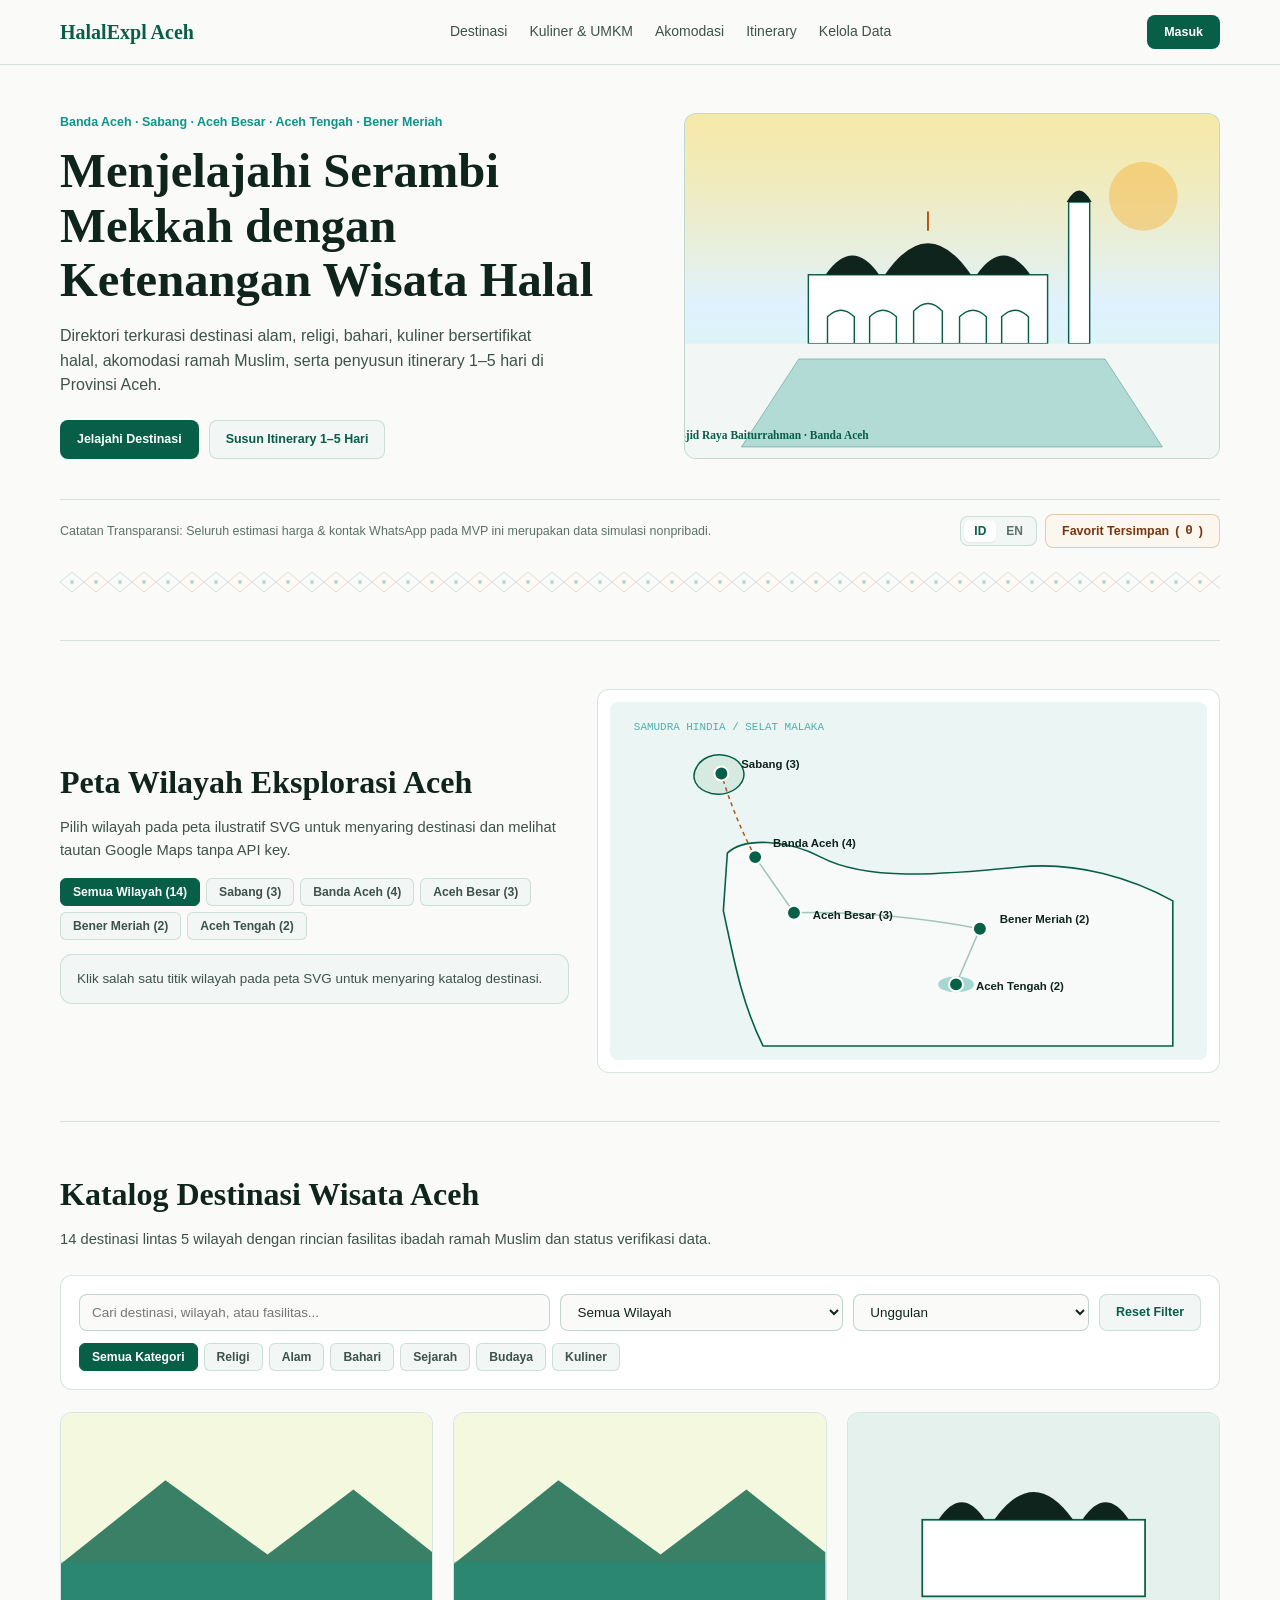
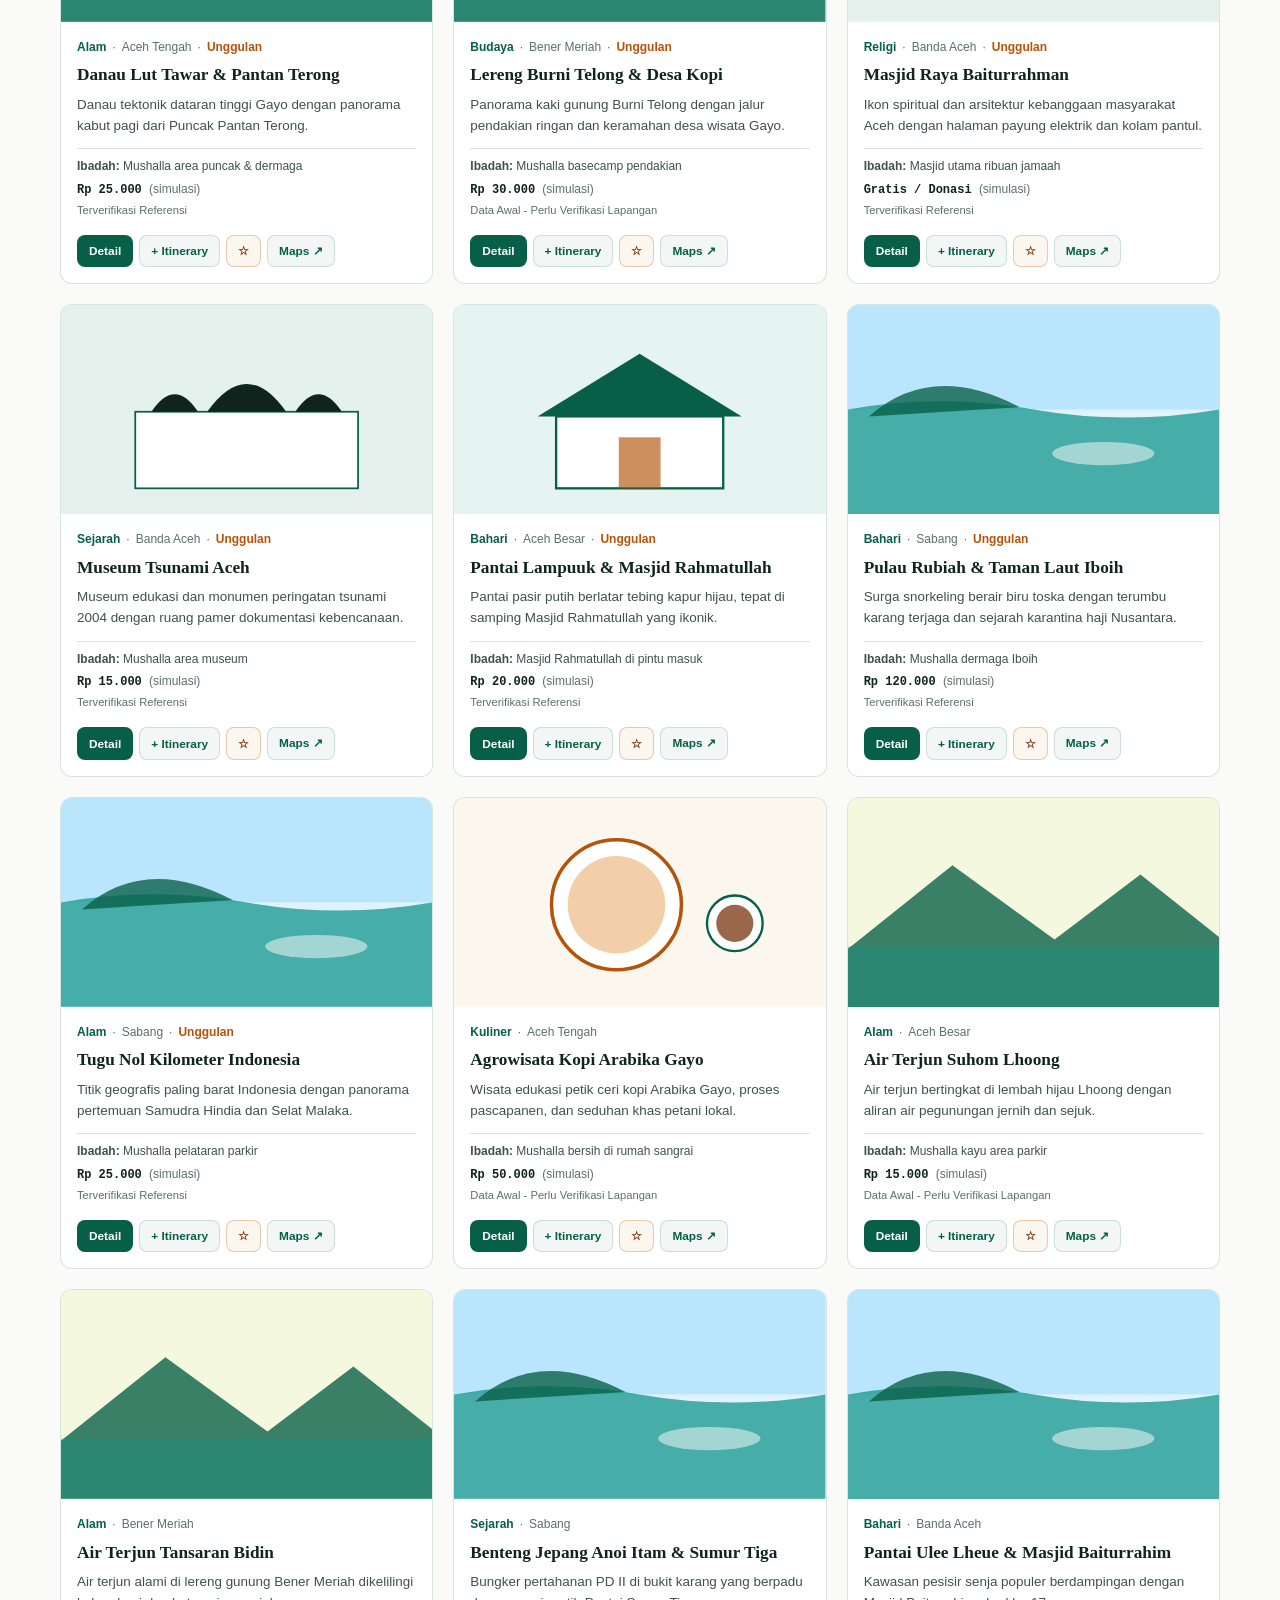
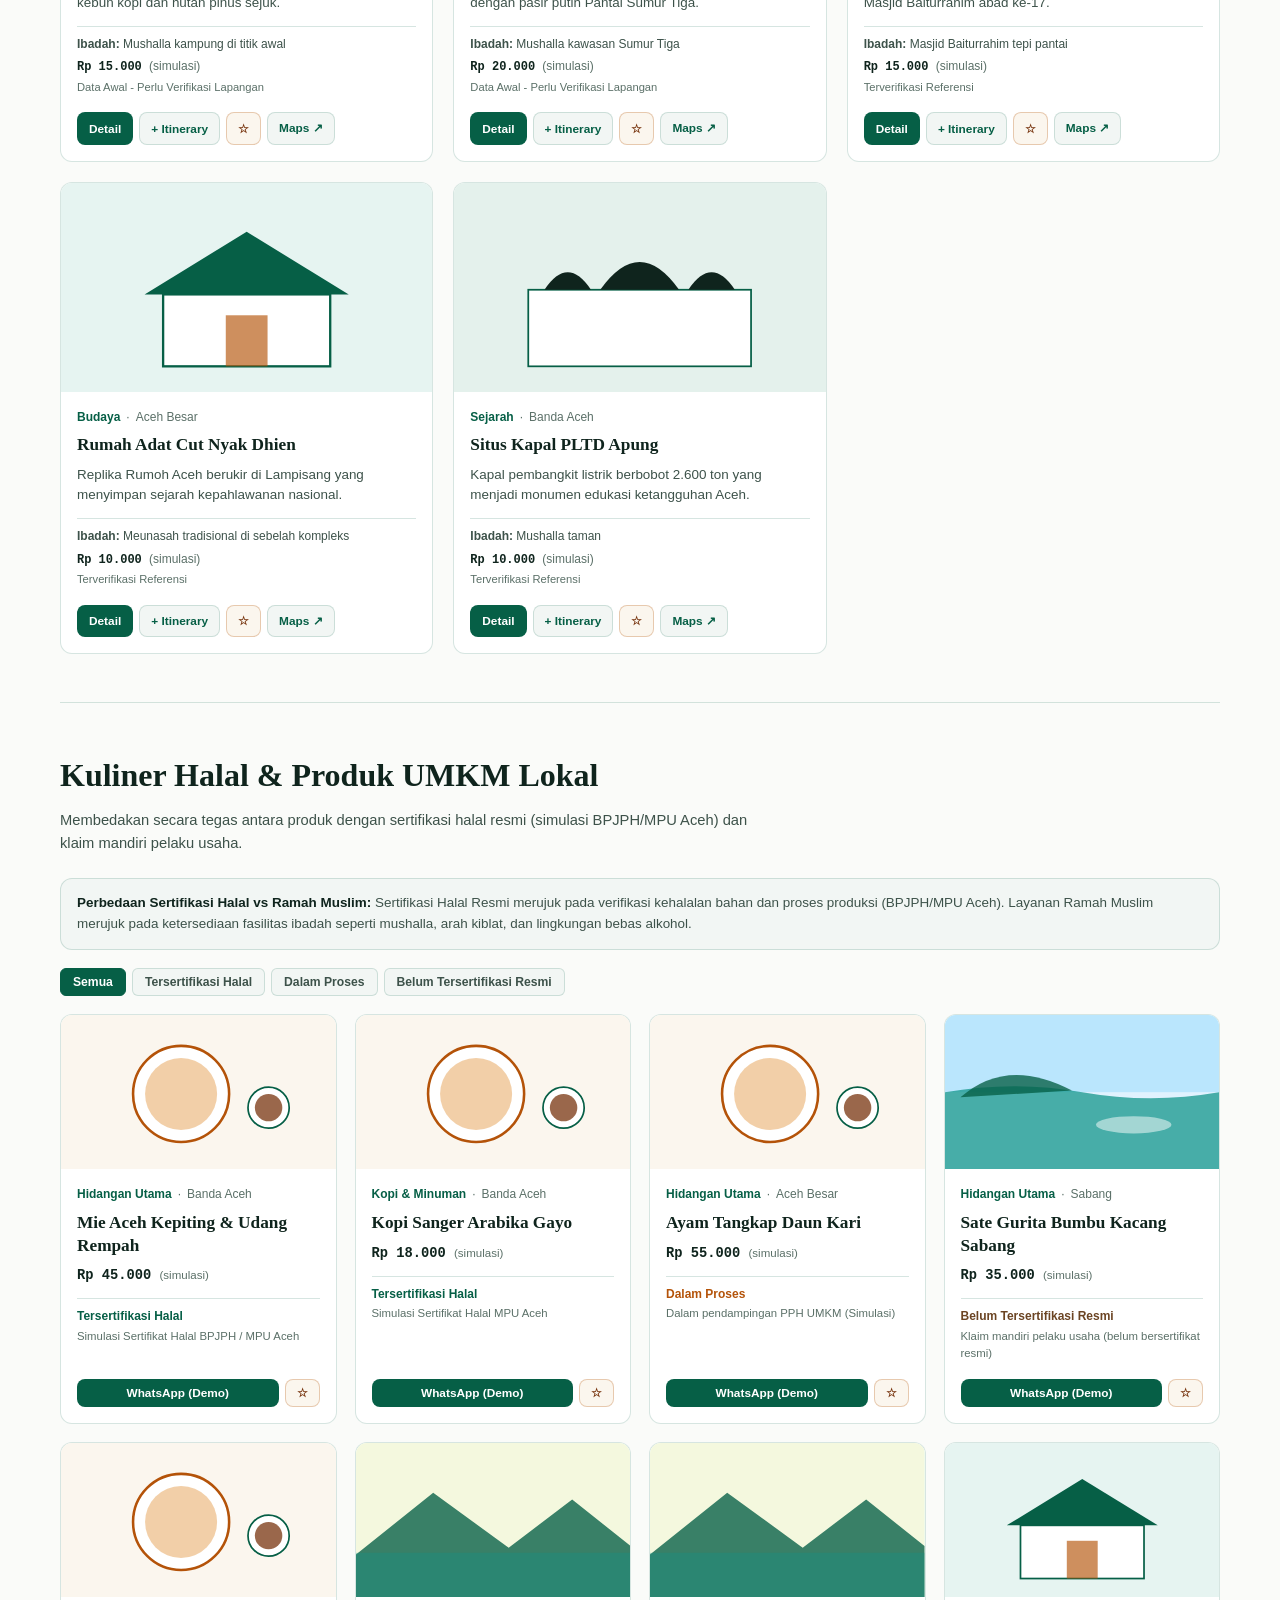
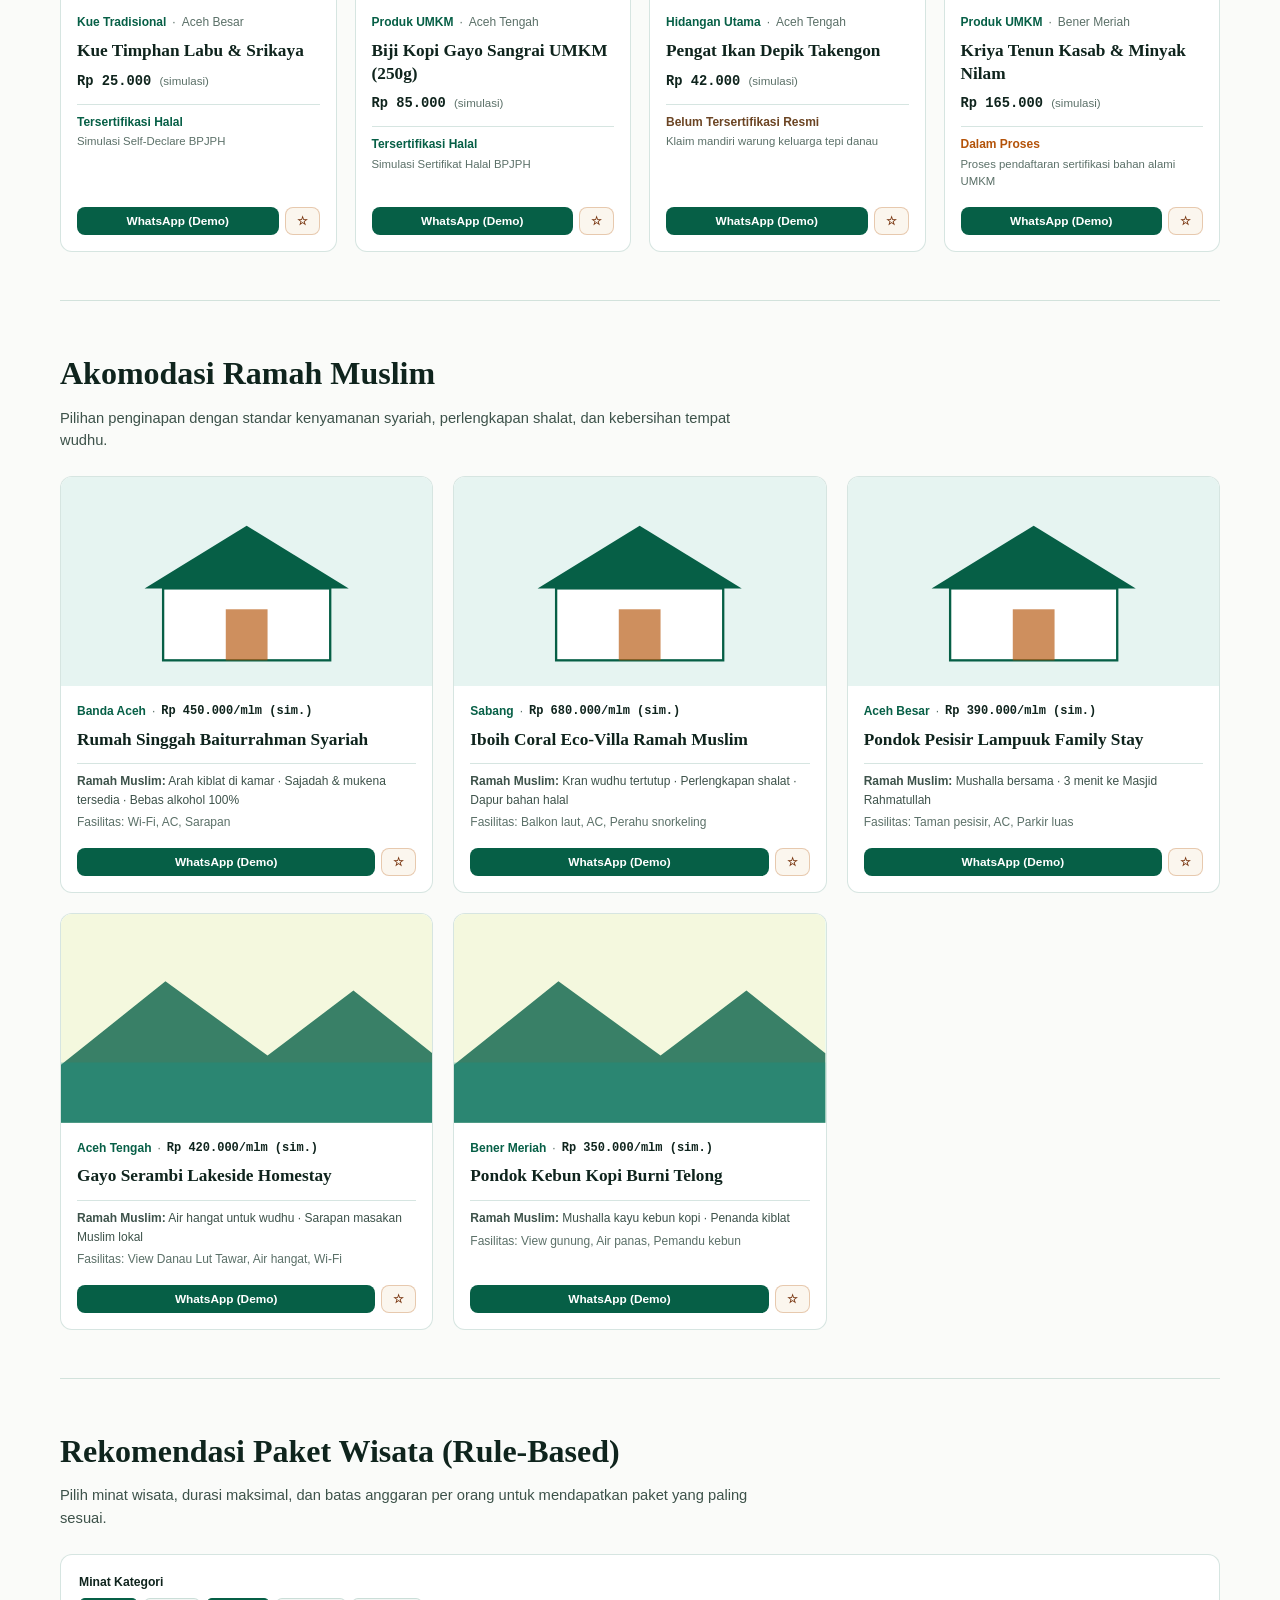
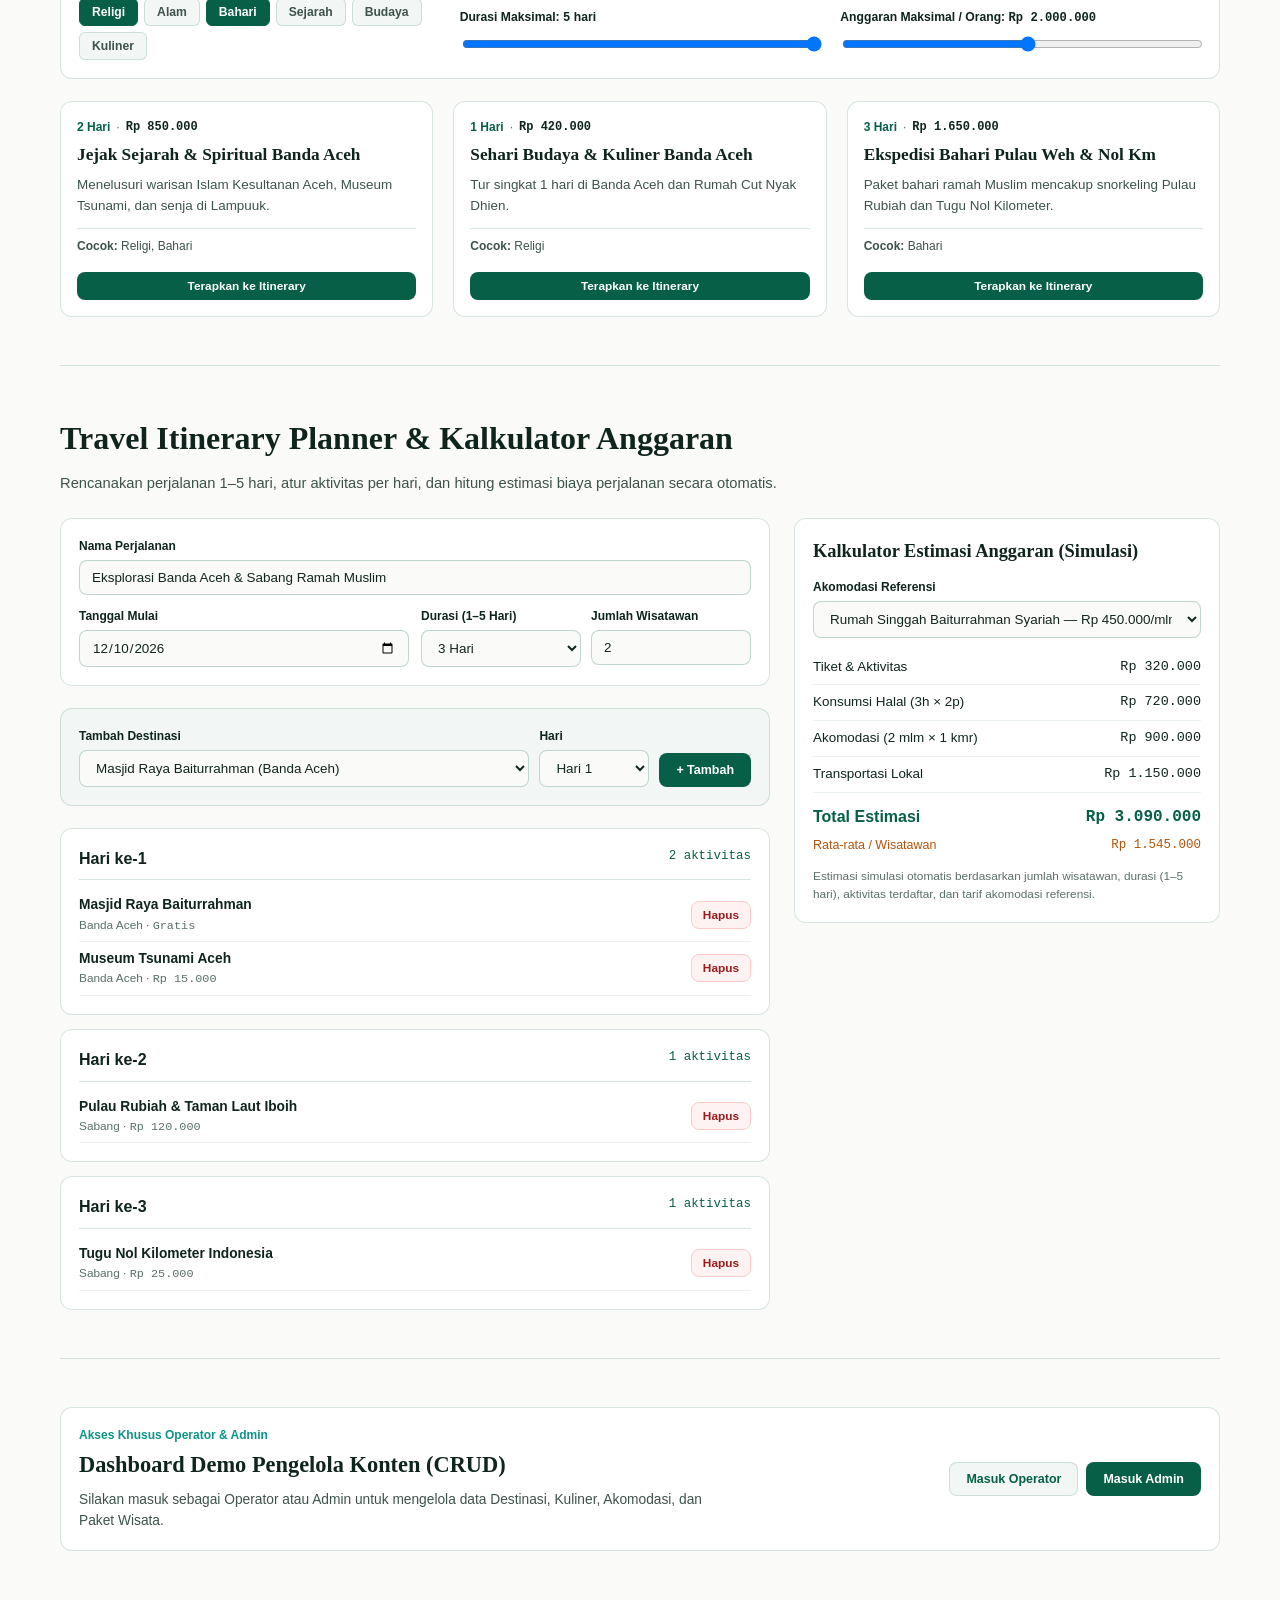
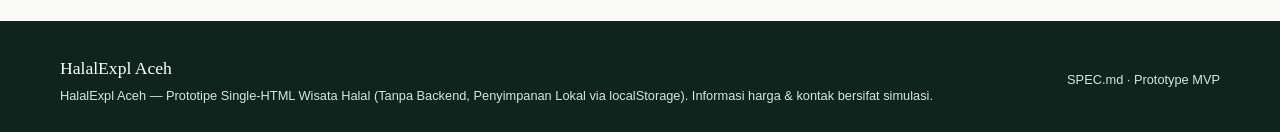
<file: public/halalexpl-aceh-prototype.html>
<!DOCTYPE html>
<html lang="id">
<head>
  <meta charset="UTF-8" />
  <meta name="viewport" content="width=device-width, initial-scale=1.0" />
  <title>HalalExpl Aceh — Prototipe Single-HTML Wisata Halal Aceh</title>
  <style>
    :root {
      --bg: #FAFBF9;
      --surface: #FFFFFF;
      --surface-soft: #F2F6F4;
      --ink: #0F241D;
      --ink-muted: #3D524A;
      --ink-subtle: #5B7068;
      --emerald: #065F46;
      --emerald-dark: #054E3A;
      --turquoise: #0D9488;
      --gold: #B45309;
      --gold-soft: #FBF6EE;
      --border: rgba(6, 95, 70, 0.16);
      --radius: 12px;
      --font-serif: Georgia, "Playfair Display", "Times New Roman", serif;
      --font-sans: -apple-system, BlinkMacSystemFont, "Segoe UI", Roboto, Helvetica, Arial, sans-serif;
      --font-mono: ui-monospace, SFMono-Regular, Menlo, Monaco, Consolas, monospace;
    }

    *, *::before, *::after { box-sizing: border-box; }
    html { scroll-behavior: smooth; }
    body {
      margin: 0;
      font-family: var(--font-sans);
      background: var(--bg);
      color: var(--ink);
      line-height: 1.55;
      -webkit-font-smoothing: antialiased;
    }

    h1, h2, h3, .font-editorial { font-family: var(--font-serif); margin: 0; }
    p { margin: 0; }
    a { color: inherit; }
    .tabular-nums { font-variant-numeric: tabular-nums; font-family: var(--font-mono); }

    .container { max-width: 1200px; margin: 0 auto; padding: 0 20px; }
    .section { padding: 48px 0; border-bottom: 1px solid var(--border); }

    /* Header (3-zone contract) */
    header {
      position: sticky;
      top: 0;
      z-index: 40;
      background: rgba(250, 251, 249, 0.96);
      backdrop-filter: blur(8px);
      border-bottom: 1px solid var(--border);
    }
    .header-inner {
      height: 64px;
      display: flex;
      align-items: center;
      justify-content: space-between;
      gap: 28px;
    }
    .brand {
      font-family: var(--font-serif);
      font-size: 1.25rem;
      font-weight: 700;
      color: var(--emerald);
      text-decoration: none;
      white-space: nowrap;
      flex-shrink: 0;
    }
    .nav-links {
      display: flex;
      align-items: center;
      gap: 22px;
      font-size: 0.875rem;
      font-weight: 500;
      color: var(--ink-muted);
    }
    .nav-links a {
      text-decoration: none;
      white-space: nowrap;
      flex-shrink: 0;
    }
    .nav-links a:hover { color: var(--emerald); text-decoration: underline; text-underline-offset: 4px; }

    /* Buttons */
    .btn {
      display: inline-flex;
      align-items: center;
      justify-content: center;
      gap: 6px;
      padding: 9px 16px;
      font-size: 0.78rem;
      font-weight: 600;
      border-radius: 8px;
      border: 1px solid transparent;
      cursor: pointer;
      text-decoration: none;
      white-space: nowrap;
      transition: background-color 0.15s ease, border-color 0.15s ease, transform 0.15s ease;
    }
    .btn-primary { background: var(--emerald); color: #fff; }
    .btn-primary:hover { background: var(--emerald-dark); }
    .btn-secondary { background: var(--surface-soft); color: var(--emerald); border-color: var(--border); }
    .btn-secondary:hover { background: #E4EDE9; }
    .btn-gold { background: var(--gold-soft); color: #78350F; border-color: rgba(180, 83, 9, 0.28); }
    .btn-gold.active { background: var(--gold); color: #fff; border-color: var(--gold); }
    .btn-danger { background: #FEF2F2; color: #991B1B; border-color: #FECACA; }
    .btn-sm { padding: 6px 11px; font-size: 0.74rem; }

    /* Hero */
    .hero-grid {
      display: grid;
      grid-template-columns: 1.05fr 0.95fr;
      gap: 32px;
      align-items: stretch;
      padding-top: 36px;
      padding-bottom: 28px;
    }
    .hero-kicker {
      font-size: 0.78rem;
      font-weight: 600;
      color: var(--turquoise);
      margin-bottom: 12px;
    }
    .hero-title {
      font-size: clamp(2rem, 3.8vw, 3.25rem);
      line-height: 1.12;
      color: var(--ink);
      margin-bottom: 16px;
      text-wrap: balance;
    }
    .hero-sub {
      font-size: 1rem;
      color: var(--ink-muted);
      max-width: 56ch;
      margin-bottom: 22px;
    }
    .hero-actions { display: flex; flex-wrap: wrap; gap: 10px; }
    .hero-visual {
      border-radius: var(--radius);
      overflow: hidden;
      border: 1px solid var(--border);
      background: #E4F1EC;
      display: flex;
      flex-direction: column;
      justify-content: space-between;
    }
    .utility-bar {
      margin-top: 12px;
      padding: 14px 0;
      border-top: 1px solid var(--border);
      display: flex;
      flex-wrap: wrap;
      align-items: center;
      justify-content: space-between;
      gap: 12px;
      font-size: 0.78rem;
      color: var(--ink-subtle);
    }
    .utility-controls { display: flex; flex-wrap: wrap; align-items: center; gap: 8px; }
    .lang-switch {
      display: inline-flex;
      background: var(--surface-soft);
      border: 1px solid var(--border);
      border-radius: 8px;
      padding: 3px;
    }
    .lang-btn {
      border: none;
      background: transparent;
      padding: 4px 10px;
      font-size: 0.75rem;
      font-weight: 700;
      color: var(--ink-subtle);
      border-radius: 6px;
      cursor: pointer;
    }
    .lang-btn.active { background: #fff; color: var(--emerald); box-shadow: 0 1px 2px rgba(0,0,0,0.06); }

    .aceh-motif {
      height: 20px;
      margin-top: 10px;
      background-image: url("data:image/svg+xml,%3Csvg width='48' height='20' viewBox='0 0 48 20' fill='none' xmlns='http://www.w3.org/2000/svg'%3E%3Cpath d='M0 10L12 0L24 10L12 20L0 10Z' stroke='%23065F46' stroke-opacity='0.18' stroke-width='1'/%3E%3Cpath d='M24 10L36 0L48 10L36 20L24 10Z' stroke='%23B45309' stroke-opacity='0.2' stroke-width='1'/%3E%3Ccircle cx='12' cy='10' r='2' fill='%230D9488' fill-opacity='0.3'/%3E%3Ccircle cx='36' cy='10' r='2' fill='%23065F46' fill-opacity='0.25'/%3E%3C/svg%3E");
      background-repeat: repeat-x;
    }

    /* Section Headings */
    .sec-head { margin-bottom: 24px; max-width: 720px; }
    .sec-head h2 { font-size: clamp(1.5rem, 2.5vw, 2rem); margin-bottom: 8px; }
    .sec-head p { font-size: 0.92rem; color: var(--ink-muted); }

    /* Cards & Grids */
    .grid-3 { display: grid; grid-template-columns: repeat(3, 1fr); gap: 20px; }
    .grid-4 { display: grid; grid-template-columns: repeat(4, 1fr); gap: 18px; }
    .grid-2 { display: grid; grid-template-columns: repeat(2, 1fr); gap: 24px; }
    .map-grid { display: grid; grid-template-columns: 0.9fr 1.1fr; gap: 28px; align-items: center; }
    .itin-grid { display: grid; grid-template-columns: 1.25fr 0.75fr; gap: 24px; align-items: start; }

    .card {
      background: var(--surface);
      border: 1px solid var(--border);
      border-radius: var(--radius);
      overflow: hidden;
      display: flex;
      flex-direction: column;
      justify-content: space-between;
    }
    .card-body { padding: 16px; display: flex; flex-direction: column; gap: 8px; }
    .card-actions { padding: 0 16px 16px; display: flex; flex-wrap: wrap; gap: 6px; }
    .meta-line { font-size: 0.75rem; color: var(--ink-subtle); display: flex; flex-wrap: wrap; gap: 6px; align-items: center; }
    .meta-em { font-weight: 600; color: var(--emerald); }
    .meta-gold { font-weight: 600; color: var(--gold); }
    .card-title { font-size: 1.08rem; font-weight: 600; color: var(--ink); line-height: 1.3; }
    .card-desc { font-size: 0.84rem; color: var(--ink-muted); }
    .card-divider { border-top: 1px solid var(--border); padding-top: 8px; margin-top: 4px; font-size: 0.75rem; color: var(--ink-muted); }

    /* Controls & Inputs */
    .panel {
      background: var(--surface);
      border: 1px solid var(--border);
      border-radius: var(--radius);
      padding: 18px;
      margin-bottom: 22px;
    }
    .filter-row {
      display: grid;
      grid-template-columns: 2fr 1.2fr 1fr auto;
      gap: 10px;
      margin-bottom: 12px;
    }
    input[type="text"], input[type="search"], input[type="number"], input[type="date"], select, textarea {
      width: 100%;
      padding: 9px 12px;
      font-size: 0.84rem;
      font-family: var(--font-sans);
      background: var(--bg);
      border: 1px solid rgba(6, 95, 70, 0.24);
      border-radius: 8px;
      color: var(--ink);
    }
    input:focus, select:focus, textarea:focus { outline: 2px solid var(--turquoise); outline-offset: 1px; }
    .tab-row { display: flex; flex-wrap: wrap; gap: 6px; }
    .tab-btn {
      padding: 6px 12px;
      font-size: 0.76rem;
      font-weight: 600;
      border-radius: 6px;
      border: 1px solid var(--border);
      background: var(--surface-soft);
      color: var(--ink-muted);
      cursor: pointer;
    }
    .tab-btn.active { background: var(--emerald); color: #fff; border-color: var(--emerald); }
    .tab-btn.alt.active { background: var(--turquoise); color: #fff; border-color: var(--turquoise); }

    .notice-box {
      background: var(--surface-soft);
      border: 1px solid var(--border);
      border-radius: var(--radius);
      padding: 14px 16px;
      margin-bottom: 18px;
      font-size: 0.84rem;
      color: var(--ink-muted);
    }
    .notice-box strong { color: var(--ink); }

    /* Budget & Tables */
    .budget-row {
      display: flex;
      justify-content: space-between;
      gap: 12px;
      padding: 7px 0;
      font-size: 0.84rem;
      border-bottom: 1px solid rgba(6, 95, 70, 0.08);
    }
    .budget-total {
      display: flex;
      justify-content: space-between;
      gap: 12px;
      padding-top: 12px;
      font-size: 1rem;
      font-weight: 700;
      color: var(--emerald);
    }
    .table-wrap {
      background: var(--surface);
      border: 1px solid var(--border);
      border-radius: var(--radius);
      overflow-x: auto;
    }
    table { width: 100%; border-collapse: collapse; font-size: 0.84rem; text-align: left; }
    th { background: var(--surface-soft); padding: 11px 14px; font-size: 0.76rem; border-bottom: 1px solid var(--border); }
    td { padding: 11px 14px; border-bottom: 1px solid rgba(6, 95, 70, 0.09); }
    tr:hover td { background: var(--bg); }

    /* Modals */
    .modal-backdrop {
      position: fixed;
      inset: 0;
      z-index: 60;
      background: rgba(10, 24, 18, 0.6);
      display: none;
      align-items: center;
      justify-content: center;
      padding: 16px;
      overflow-y: auto;
    }
    .modal-backdrop.open { display: flex; }
    .modal-card {
      background: #fff;
      border-radius: var(--radius);
      border: 1px solid var(--border);
      max-width: 680px;
      width: 100%;
      max-height: 88vh;
      overflow-y: auto;
      padding: 22px;
    }
    .toast {
      position: fixed;
      bottom: 20px;
      right: 20px;
      z-index: 70;
      background: var(--ink);
      color: #fff;
      padding: 10px 16px;
      border-radius: 8px;
      font-size: 0.8rem;
      display: none;
    }
    .toast.show { display: block; }

    footer { background: var(--ink); color: #D7E6E0; padding: 34px 0; font-size: 0.8rem; }

    @media (max-width: 960px) {
      .hero-grid, .map-grid, .itin-grid, .grid-3, .grid-4, .grid-2 { grid-template-columns: 1fr; }
      .filter-row { grid-template-columns: 1fr; }
      .nav-links { display: none; }
    }
  </style>
</head>
<body>
  <header>
    <div class="container header-inner">
      <a href="#top" class="brand">HalalExpl Aceh</a>
      <nav class="nav-links" aria-label="Main Navigation">
        <a href="#destinasi" data-i18n="navDestinations">Destinasi</a>
        <a href="#kuliner" data-i18n="navCulinary">Kuliner & UMKM</a>
        <a href="#akomodasi" data-i18n="navAccommodations">Akomodasi</a>
        <a href="#itinerary" data-i18n="navItinerary">Itinerary</a>
        <a href="#kelola" data-i18n="navAdmin">Kelola Data</a>
      </nav>
      <button type="button" class="btn btn-primary" id="btn-header-auth">Masuk</button>
    </div>
  </header>

  <main id="top" class="container">
    <!-- Hero -->
    <section class="section" style="padding-top: 12px;">
      <div class="hero-grid">
        <div style="display:flex; flex-direction:column; justify-content:center;">
          <div class="hero-kicker">Banda Aceh · Sabang · Aceh Besar · Aceh Tengah · Bener Meriah</div>
          <h1 class="hero-title" data-i18n="heroTitle">Menjelajahi Serambi Mekkah dengan Ketenangan Wisata Halal</h1>
          <p class="hero-sub" data-i18n="heroSubtitle">
            Direktori terkurasi destinasi alam, religi, bahari, kuliner bersertifikat halal, akomodasi ramah Muslim, serta penyusun itinerary 1–5 hari di Provinsi Aceh.
          </p>
          <div class="hero-actions">
            <a href="#destinasi" class="btn btn-primary" data-i18n="heroPrimaryBtn">Jelajahi Destinasi</a>
            <a href="#itinerary" class="btn btn-secondary" data-i18n="heroSecondaryBtn">Susun Itinerary 1–5 Hari</a>
          </div>
        </div>

        <div class="hero-visual" id="hero-visual-box"></div>
      </div>

      <div class="utility-bar">
        <span data-i18n="utilitySimNote">Catatan Transparansi: Seluruh estimasi harga &amp; kontak WhatsApp pada MVP ini merupakan data simulasi nonpribadi.</span>
        <div class="utility-controls">
          <div class="lang-switch" role="group" aria-label="Language">
            <button type="button" class="lang-btn active" id="btn-lang-id">ID</button>
            <button type="button" class="lang-btn" id="btn-lang-en">EN</button>
          </div>
          <button type="button" class="btn btn-gold" id="btn-open-favs">
            <span data-i18n="utilitySaved">Favorit Tersimpan</span> (<span id="fav-count" class="tabular-nums">0</span>)
          </button>
        </div>
      </div>
      <div class="aceh-motif" aria-hidden="true"></div>
    </section>

    <!-- Interactive SVG Map -->
    <section class="section">
      <div class="map-grid">
        <div>
          <div class="sec-head" style="margin-bottom: 16px;">
            <h2 data-i18n="mapTitle">Peta Wilayah Eksplorasi Aceh</h2>
            <p data-i18n="mapSubtitle">Pilih wilayah pada peta ilustratif SVG untuk menyaring destinasi dan melihat tautan navigasi Google Maps tanpa API key.</p>
          </div>
          <div id="map-region-buttons" class="tab-row" style="margin-bottom: 14px;"></div>
          <div id="map-region-card" class="notice-box" style="margin-bottom:0;"></div>
        </div>
        <div class="panel" style="margin-bottom:0; padding:12px;">
          <svg id="aceh-svg-map" viewBox="0 0 600 360" width="100%" role="img" aria-label="Peta Ilustratif Aceh" style="background:#EBF5F3; border-radius:8px; display:block;">
            <text x="24" y="28" fill="#0D9488" fill-opacity="0.7" font-size="11" font-family="monospace">SAMUDRA HINDIA / SELAT MALAKA</text>
            <path d="M 88 64 C 98 48, 128 50, 134 68 C 138 82, 122 96, 102 92 C 86 88, 80 76, 88 64 Z" fill="#D7EAE2" stroke="#065F46" stroke-width="1.5" />
            <path d="M 118 152 C 134 136, 178 138, 212 156 C 258 180, 330 174, 412 166 C 470 160, 526 178, 566 200 L 566 346 L 154 346 C 132 302, 124 256, 114 210 Z" fill="#F7FAF8" stroke="#065F46" stroke-width="1.6" />
            <ellipse cx="348" cy="284" rx="18" ry="8" fill="#0D9488" fill-opacity="0.35" />
            <path d="M 146 156 Q 124 114 112 72" fill="none" stroke="#B45309" stroke-width="1.5" stroke-dasharray="4 4" />
            <path d="M 146 156 L 185 212 Q 275 210 372 228 L 348 284" fill="none" stroke="#065F46" stroke-opacity="0.35" stroke-width="1.5" />
            <g id="svg-pins-layer"></g>
          </svg>
        </div>
      </div>
    </section>

    <!-- Destination Catalog -->
    <section id="destinasi" class="section">
      <div class="sec-head">
        <h2 data-i18n="catalogTitle">Katalog Destinasi Wisata Aceh</h2>
        <p data-i18n="catalogSubtitle">14 destinasi lintas 5 wilayah dengan rincian fasilitas ibadah ramah Muslim dan status verifikasi data.</p>
      </div>

      <div class="panel">
        <div class="filter-row">
          <input type="search" id="search-input" placeholder="Cari destinasi, wilayah, atau fasilitas..." />
          <select id="region-select" aria-label="Filter Wilayah"></select>
          <select id="sort-select" aria-label="Urutkan"></select>
          <button type="button" class="btn btn-secondary" id="btn-reset-filters" data-i18n="resetFilters">Reset Filter</button>
        </div>
        <div id="category-tabs" class="tab-row"></div>
      </div>

      <div id="destination-grid" class="grid-3"></div>
    </section>

    <!-- Culinary Halal & UMKM -->
    <section id="kuliner" class="section">
      <div class="sec-head">
        <h2 data-i18n="culinaryTitle">Kuliner Halal &amp; Produk UMKM Lokal</h2>
        <p data-i18n="culinarySubtitle">Membedakan secara tegas antara produk dengan sertifikasi halal resmi (simulasi BPJPH/MPU Aceh) dan klaim mandiri pelaku usaha.</p>
      </div>

      <div class="notice-box">
        <strong data-i18n="halalNoticeTitle">Perbedaan Sertifikasi Halal vs Ramah Muslim:</strong>
        <span data-i18n="halalNoticeBody">Sertifikasi Halal Resmi merujuk pada verifikasi kehalalan bahan dan proses produksi (BPJPH/MPU Aceh). Layanan Ramah Muslim merujuk pada ketersediaan fasilitas pendukung ibadah seperti mushalla, arah kiblat, tempat wudhu terpisah, dan lingkungan bebas alkohol.</span>
      </div>

      <div id="halal-filter-tabs" class="tab-row" style="margin-bottom: 18px;"></div>
      <div id="culinary-grid" class="grid-4"></div>
    </section>

    <!-- Muslim-Friendly Stays -->
    <section id="akomodasi" class="section">
      <div class="sec-head">
        <h2 data-i18n="staysTitle">Akomodasi Ramah Muslim</h2>
        <p data-i18n="staysSubtitle">Pilihan penginapan dengan standar kenyamanan syariah, perlengkapan shalat, dan kebersihan tempat wudhu.</p>
      </div>
      <div id="stays-grid" class="grid-3"></div>
    </section>

    <!-- Rule-Based Recommender -->
    <section class="section">
      <div class="sec-head">
        <h2 data-i18n="recommenderTitle">Rekomendasi Paket Wisata (Rule-Based)</h2>
        <p data-i18n="recommenderSubtitle">Pilih minat wisata, durasi maksimal, dan batas anggaran per orang untuk mendapatkan paket yang paling sesuai.</p>
      </div>
      <div class="panel">
        <div class="grid-3" style="align-items: end;">
          <div>
            <div style="font-size:0.76rem; font-weight:600; margin-bottom:6px;" data-i18n="interestLabel">Minat Kategori</div>
            <div id="rec-interests" class="tab-row"></div>
          </div>
          <div>
            <label for="rec-duration" style="display:block; font-size:0.76rem; font-weight:600; margin-bottom:6px;">
              <span data-i18n="maxDurationLabel">Durasi Maksimal</span>: <span id="rec-duration-val" class="tabular-nums">5</span> hari
            </label>
            <input type="range" id="rec-duration" min="1" max="5" value="5" style="width:100%;" />
          </div>
          <div>
            <label for="rec-budget" style="display:block; font-size:0.76rem; font-weight:600; margin-bottom:6px;">
              <span data-i18n="maxBudgetLabel">Anggaran Maksimal / Orang</span>: <span id="rec-budget-val" class="tabular-nums">Rp 2.000.000</span>
            </label>
            <input type="range" id="rec-budget" min="400000" max="3500000" step="100000" value="2000000" style="width:100%;" />
          </div>
        </div>
      </div>
      <div id="recommender-grid" class="grid-3"></div>
    </section>

    <!-- Itinerary Planner & Budget Calculator -->
    <section id="itinerary" class="section">
      <div class="sec-head">
        <h2 data-i18n="itineraryTitle">Travel Itinerary Planner &amp; Kalkulator Anggaran</h2>
        <p data-i18n="itinerarySubtitle">Rencanakan perjalanan 1–5 hari, atur aktivitas per hari, dan hitung estimasi biaya perjalanan secara otomatis.</p>
      </div>

      <div class="itin-grid">
        <div>
          <div class="panel">
            <div class="grid-2" style="gap:12px;">
              <div style="grid-column: 1 / -1;">
                <label for="itin-name" style="display:block; font-size:0.75rem; font-weight:600; margin-bottom:4px;" data-i18n="tripName">Nama Perjalanan</label>
                <input type="text" id="itin-name" />
              </div>
              <div>
                <label for="itin-date" style="display:block; font-size:0.75rem; font-weight:600; margin-bottom:4px;" data-i18n="startDate">Tanggal Mulai</label>
                <input type="date" id="itin-date" />
              </div>
              <div class="grid-2" style="gap:10px;">
                <div>
                  <label for="itin-days" style="display:block; font-size:0.75rem; font-weight:600; margin-bottom:4px;" data-i18n="daysCount">Durasi (1–5 Hari)</label>
                  <select id="itin-days">
                    <option value="1">1 Hari</option>
                    <option value="2">2 Hari</option>
                    <option value="3">3 Hari</option>
                    <option value="4">4 Hari</option>
                    <option value="5">5 Hari</option>
                  </select>
                </div>
                <div>
                  <label for="itin-travelers" style="display:block; font-size:0.75rem; font-weight:600; margin-bottom:4px;" data-i18n="travelersCount">Jumlah Wisatawan</label>
                  <input type="number" id="itin-travelers" min="1" max="20" value="2" />
                </div>
              </div>
            </div>
          </div>

          <div class="panel" style="background: var(--surface-soft); display:flex; flex-wrap:wrap; gap:10px; align-items:end;">
            <div style="flex:1; min-width:200px;">
              <label for="add-act-dest" style="display:block; font-size:0.75rem; font-weight:600; margin-bottom:4px;">Tambah Destinasi</label>
              <select id="add-act-dest"></select>
            </div>
            <div style="width:110px;">
              <label for="add-act-day" style="display:block; font-size:0.75rem; font-weight:600; margin-bottom:4px;">Hari</label>
              <select id="add-act-day"></select>
            </div>
            <button type="button" class="btn btn-primary" id="btn-add-activity">+ Tambah</button>
          </div>

          <div id="itinerary-days-list" style="display:flex; flex-direction:column; gap:14px;"></div>
        </div>

        <aside class="panel" style="position:sticky; top:84px;">
          <h3 style="font-size:1.15rem; margin-bottom:12px;" data-i18n="budgetBreakdown">Kalkulator Estimasi Anggaran (Simulasi)</h3>
          <div style="margin-bottom:12px;">
            <label for="calc-stay" style="display:block; font-size:0.75rem; font-weight:600; margin-bottom:4px;">Akomodasi Referensi</label>
            <select id="calc-stay"></select>
          </div>
          <div id="budget-breakdown-rows"></div>
          <p style="margin-top:12px; font-size:0.74rem; color:var(--ink-subtle);">
            Estimasi simulasi otomatis berdasarkan jumlah wisatawan, durasi (1–5 hari), aktivitas terdaftar, dan tarif akomodasi referensi.
          </p>
        </aside>
      </div>
    </section>

    <!-- Operator & Admin CRUD Dashboard -->
    <section id="kelola" class="section" style="border-bottom:none;">
      <div id="crud-auth-gate" class="panel" style="display:flex; flex-wrap:wrap; justify-content:space-between; align-items:center; gap:16px;">
        <div style="max-width:640px;">
          <div style="font-size:0.75rem; font-weight:700; color:var(--turquoise); margin-bottom:4px;">Akses Khusus Operator &amp; Admin</div>
          <h2 style="font-size:1.4rem; margin-bottom:6px;" data-i18n="adminTitle">Dashboard Pengelola Konten (CRUD)</h2>
          <p id="crud-gate-desc" style="font-size:0.86rem; color:var(--ink-muted);">Silakan masuk sebagai Operator atau Admin untuk mengelola data Destinasi, Kuliner, Akomodasi, dan Paket Wisata.</p>
        </div>
        <div style="display:flex; gap:8px; flex-wrap:wrap;">
          <button type="button" class="btn btn-secondary" id="btn-gate-operator">Masuk Operator</button>
          <button type="button" class="btn btn-primary" id="btn-gate-admin">Masuk Admin</button>
        </div>
      </div>

      <div id="crud-workspace" style="display:none;">
      <div style="display:flex; flex-wrap:wrap; justify-content:space-between; align-items:end; gap:16px; margin-bottom:20px;">
        <div class="sec-head" style="margin-bottom:0;">
          <div id="crud-role-banner" style="font-size:0.75rem; font-weight:700; color:var(--turquoise); margin-bottom:4px;"></div>
          <h2 data-i18n="adminTitle">Dashboard Pengelola Konten (CRUD)</h2>
          <p data-i18n="adminSubtitle">Tambah, ubah, atau hapus data Destinasi, Kuliner, Akomodasi, dan Paket Wisata. Perubahan tersimpan otomatis di browser Anda.</p>
        </div>
        <div style="display:flex; gap:8px; flex-wrap:wrap;">
          <button type="button" class="btn btn-primary" id="btn-crud-new" data-i18n="adminAddBtn">+ Tambah Data Baru</button>
          <button type="button" class="btn btn-gold" id="btn-crud-reset" data-i18n="adminResetBtn">Reset ke Data Awal</button>
        </div>
      </div>

      <div class="panel" style="background:var(--surface-soft); display:flex; flex-wrap:wrap; align-items:center; justify-content:space-between; gap:12px;">
        <div>
          <div style="font-size:0.84rem; font-weight:700; color:var(--ink);">Gambar Banner Utama (Hero Landing)</div>
          <div style="font-size:0.74rem; color:var(--ink-muted);">Operator &amp; Admin dapat mengganti tampilan banner utama dengan preset ilustrasi Aceh atau unggah foto (PNG/JPG/WEBP).</div>
        </div>
        <div style="display:flex; flex-wrap:wrap; gap:8px; align-items:center;">
          <select id="hero-img-preset" aria-label="Preset Banner Utama" style="width:auto; min-width:190px;">
            <option value="mosque">Masjid Baiturrahman</option>
            <option value="marine">Bahari Sabang</option>
            <option value="highland">Dataran Tinggi Gayo</option>
            <option value="kuliner">Kuliner &amp; Kopi Aceh</option>
            <option value="villa">Eco-Villa Pesisir</option>
          </select>
          <label class="btn btn-primary btn-sm" style="margin:0;">
            Unggah Foto Hero
            <input type="file" id="hero-img-file" accept="image/png,image/jpeg,image/webp" style="display:none;" />
          </label>
          <button type="button" class="btn btn-secondary btn-sm" id="hero-img-reset">Reset Default</button>
        </div>
      </div>

      <div id="crud-tabs" class="tab-row" style="margin-bottom:16px;"></div>

      <form id="crud-form" class="panel" style="display:none;">
        <h3 id="crud-form-title" style="font-size:1.1rem; margin-bottom:14px;">Form Data</h3>
        <div class="grid-3" style="gap:12px; margin-bottom:12px;">
          <div>
            <label style="display:block; font-size:0.74rem; font-weight:600; margin-bottom:4px;">Nama *</label>
            <input type="text" id="crud-nama" required />
          </div>
          <div id="wrap-crud-wilayah">
            <label style="display:block; font-size:0.74rem; font-weight:600; margin-bottom:4px;">Wilayah</label>
            <select id="crud-wilayah">
              <option value="Banda Aceh">Banda Aceh</option>
              <option value="Sabang">Sabang</option>
              <option value="Aceh Besar">Aceh Besar</option>
              <option value="Aceh Tengah">Aceh Tengah</option>
              <option value="Bener Meriah">Bener Meriah</option>
            </select>
          </div>
          <div id="wrap-crud-kategori">
            <label style="display:block; font-size:0.74rem; font-weight:600; margin-bottom:4px;">Kategori</label>
            <select id="crud-kategori">
              <option value="Religi">Religi</option>
              <option value="Alam">Alam</option>
              <option value="Bahari">Bahari</option>
              <option value="Sejarah">Sejarah</option>
              <option value="Budaya">Budaya</option>
              <option value="Kuliner">Kuliner</option>
            </select>
          </div>
          <div id="wrap-crud-halal" style="display:none;">
            <label style="display:block; font-size:0.74rem; font-weight:600; margin-bottom:4px;">Status Sertifikasi Halal</label>
            <select id="crud-halal">
              <option value="Tersertifikasi Halal">Tersertifikasi Halal</option>
              <option value="Dalam Proses">Dalam Proses</option>
              <option value="Belum Tersertifikasi Resmi">Belum Tersertifikasi Resmi</option>
            </select>
          </div>
          <div id="wrap-crud-durasi" style="display:none;">
            <label style="display:block; font-size:0.74rem; font-weight:600; margin-bottom:4px;">Durasi (1–5 Hari)</label>
            <input type="number" id="crud-durasi" min="1" max="5" value="2" />
          </div>
          <div>
            <label style="display:block; font-size:0.74rem; font-weight:600; margin-bottom:4px;">Estimasi Biaya / Harga (IDR)</label>
            <input type="number" id="crud-biaya" min="0" step="5000" value="25000" />
          </div>
          <div>
            <label style="display:block; font-size:0.74rem; font-weight:600; margin-bottom:4px;">Keterangan / Fasilitas Ibadah / Sumber</label>
            <input type="text" id="crud-extra" placeholder="Mushalla tersedia / Sumber verifikasi..." />
          </div>
        </div>
        <div id="wrap-crud-image" style="margin-bottom:12px; padding:12px; background:var(--surface-soft); border:1px solid var(--border); border-radius:8px;">
          <div style="display:flex; flex-wrap:wrap; gap:12px; align-items:center;">
            <div id="crud-image-preview" style="width:128px; height:76px; border-radius:6px; overflow:hidden; border:1px solid var(--border); background:#fff; flex-shrink:0;"></div>
            <div style="flex:1; min-width:220px; display:flex; flex-direction:column; gap:8px;">
              <label style="font-size:0.74rem; font-weight:700;">Gambar Pariwisata (Pilih Preset atau Unggah Foto)</label>
              <div style="display:flex; flex-wrap:wrap; gap:8px; align-items:center;">
                <select id="crud-image-preset" style="width:auto; min-width:190px;">
                  <option value="mosque">Masjid Baiturrahman</option>
                  <option value="marine">Bahari Sabang</option>
                  <option value="highland">Dataran Tinggi Gayo</option>
                  <option value="kuliner">Kuliner &amp; Kopi Aceh</option>
                  <option value="villa">Eco-Villa Pesisir</option>
                </select>
                <label class="btn btn-secondary btn-sm" style="margin:0;">
                  Unggah Foto (PNG/JPG/WEBP)
                  <input type="file" id="crud-image-file" accept="image/png,image/jpeg,image/webp" style="display:none;" />
                </label>
              </div>
            </div>
          </div>
        </div>
        <div style="margin-bottom:12px;">
          <label style="display:block; font-size:0.74rem; font-weight:600; margin-bottom:4px;">Deskripsi</label>
          <textarea id="crud-deskripsi" rows="2"></textarea>
        </div>
        <div style="display:flex; gap:8px;">
          <button type="submit" class="btn btn-primary" data-i18n="adminSaveBtn">Simpan Perubahan</button>
          <button type="button" class="btn btn-secondary" id="btn-crud-cancel" data-i18n="adminCancelBtn">Batal</button>
        </div>
      </form>

      <div class="table-wrap">
        <table>
          <thead>
            <tr>
              <th>Nama</th>
              <th>Wilayah / Durasi</th>
              <th>Kategori / Status</th>
              <th style="text-align:right;">Estimasi Biaya</th>
              <th style="text-align:right;">Aksi</th>
            </tr>
          </thead>
          <tbody id="crud-table-body"></tbody>
        </table>
      </div>
      </div>
    </section>
  </main>

  <footer>
    <div class="container" style="display:flex; flex-wrap:wrap; justify-content:space-between; gap:16px; align-items:center;">
      <div>
        <div class="font-editorial" style="font-size:1.1rem; color:#fff; margin-bottom:4px;">HalalExpl Aceh</div>
        <div data-i18n="footerDisclaimer">HalalExpl Aceh — Prototipe Single-HTML Wisata Halal (Penyimpanan Lokal via localStorage). Informasi harga &amp; kontak bersifat simulasi.</div>
      </div>
      <div>SPEC.md · Prototype MVP</div>
    </div>
  </footer>

  <!-- Modals -->
  <div id="detail-modal" class="modal-backdrop" role="dialog" aria-modal="true">
    <div class="modal-card" id="detail-modal-content"></div>
  </div>
  <div id="wa-modal" class="modal-backdrop" role="dialog" aria-modal="true">
    <div class="modal-card" id="wa-modal-content" style="max-width:460px;"></div>
  </div>
  <div id="fav-modal" class="modal-backdrop" role="dialog" aria-modal="true">
    <div class="modal-card" id="fav-modal-content" style="max-width:520px;"></div>
  </div>
  <div id="login-modal" class="modal-backdrop" role="dialog" aria-modal="true">
    <div class="modal-card" id="login-modal-content" style="max-width:480px;"></div>
  </div>
  <div id="toast" class="toast" role="status" aria-live="polite"></div>

  <script>
    (function () {
      const KEYS = {
        dest: 'hx_proto_dest_v1',
        kul: 'hx_proto_kul_v1',
        ako: 'hx_proto_ako_v1',
        pkt: 'hx_proto_pkt_v1',
        itin: 'hx_proto_itin_v1',
        fav: 'hx_proto_fav_v1',
        lang: 'hx_proto_lang_v1',
        heroImg: 'hx_proto_hero_img_v1'
      };

      const WILAYAH = ['Banda Aceh', 'Sabang', 'Aceh Besar', 'Aceh Tengah', 'Bener Meriah'];
      const KATEGORI = ['Religi', 'Alam', 'Bahari', 'Sejarah', 'Budaya', 'Kuliner'];

      const INIT_DEST = [
        { id: 'd1', nama: 'Masjid Raya Baiturrahman', kategori: 'Religi', wilayah: 'Banda Aceh', deskripsi: 'Ikon spiritual dan arsitektur kebanggaan masyarakat Aceh dengan halaman payung elektrik dan kolam pantul.', imageUrl: 'mosque', alamat: 'Jl. Moh. Jam No.1, Banda Aceh', mapsUrl: 'https://www.google.com/maps/search/?api=1&query=Masjid+Raya+Baiturrahman+Banda+Aceh', estimasiBiaya: 0, fasilitas: ['Parkir luas', 'Pemandu sejarah', 'Toilet bersih'], fasilitasIbadah: ['Masjid utama ribuan jamaah', 'Wudhu terpisah pria & wanita', 'Peminjaman mukena & sarung'], unggulan: true, verifikasi: 'Terverifikasi Referensi' },
        { id: 'd2', nama: 'Museum Tsunami Aceh', kategori: 'Sejarah', wilayah: 'Banda Aceh', deskripsi: 'Museum edukasi dan monumen peringatan tsunami 2004 dengan ruang pamer dokumentasi kebencanaan.', imageUrl: 'mosque', alamat: 'Jl. Sultan Iskandar Muda No.3, Banda Aceh', mapsUrl: 'https://www.google.com/maps/search/?api=1&query=Museum+Tsunami+Aceh', estimasiBiaya: 15000, fasilitas: ['Ruang pamer multimedia', 'Auditorium', 'Akses kursi roda'], fasilitasIbadah: ['Mushalla area museum', 'Tempat wudhu terpisah'], unggulan: true, verifikasi: 'Terverifikasi Referensi' },
        { id: 'd3', nama: 'Situs Kapal PLTD Apung', kategori: 'Sejarah', wilayah: 'Banda Aceh', deskripsi: 'Kapal pembangkit listrik berbobot 2.600 ton yang menjadi monumen edukasi ketangguhan Aceh.', imageUrl: 'mosque', alamat: 'Punge Blang Cut, Banda Aceh', mapsUrl: 'https://www.google.com/maps/search/?api=1&query=PLTD+Apung+Banda+Aceh', estimasiBiaya: 10000, fasilitas: ['Anjungan pandang', 'Papan informasi', 'Kios UMKM'], fasilitasIbadah: ['Mushalla taman', 'Dekat masjid gampong'], unggulan: false, verifikasi: 'Terverifikasi Referensi' },
        { id: 'd4', nama: 'Pantai Ulee Lheue & Masjid Baiturrahim', kategori: 'Bahari', wilayah: 'Banda Aceh', deskripsi: 'Kawasan pesisir senja populer berdampingan dengan Masjid Baiturrahim abad ke-17.', imageUrl: 'marine', alamat: 'Meuraxa, Banda Aceh', mapsUrl: 'https://www.google.com/maps/search/?api=1&query=Masjid+Baiturrahim+Ulee+Lheue', estimasiBiaya: 15000, fasilitas: ['Area santai pantai', 'Dekat pelabuhan Sabang'], fasilitasIbadah: ['Masjid Baiturrahim tepi pantai', 'Wudhu terpisah'], unggulan: false, verifikasi: 'Terverifikasi Referensi' },
        { id: 'd5', nama: 'Pulau Rubiah & Taman Laut Iboih', kategori: 'Bahari', wilayah: 'Sabang', deskripsi: 'Surga snorkeling berair biru toska dengan terumbu karang terjaga dan sejarah karantina haji Nusantara.', imageUrl: 'marine', alamat: 'Iboih, Sukakarya, Kota Sabang', mapsUrl: 'https://www.google.com/maps/search/?api=1&query=Pulau+Rubiah+Sabang', estimasiBiaya: 120000, fasilitas: ['Perahu kaca', 'Alat snorkeling', 'Pemandu laut'], fasilitasIbadah: ['Mushalla dermaga Iboih', 'Ruang bilas tertutup terpisah'], unggulan: true, verifikasi: 'Terverifikasi Referensi' },
        { id: 'd6', nama: 'Tugu Nol Kilometer Indonesia', kategori: 'Alam', wilayah: 'Sabang', deskripsi: 'Titik geografis paling barat Indonesia dengan panorama pertemuan Samudra Hindia dan Selat Malaka.', imageUrl: 'marine', alamat: 'Iboih Ujong Bau, Sabang', mapsUrl: 'https://www.google.com/maps/search/?api=1&query=Tugu+Nol+Kilometer+Sabang', estimasiBiaya: 25000, fasilitas: ['Menara pandang', 'Kios cenderamata UMKM'], fasilitasIbadah: ['Mushalla pelataran parkir', 'Air wudhu bersih'], unggulan: true, verifikasi: 'Terverifikasi Referensi' },
        { id: 'd7', nama: 'Benteng Jepang Anoi Itam & Sumur Tiga', kategori: 'Sejarah', wilayah: 'Sabang', deskripsi: 'Bungker pertahanan PD II di bukit karang yang berpadu dengan pasir putih Pantai Sumur Tiga.', imageUrl: 'marine', alamat: 'Anoi Itam, Kota Sabang', mapsUrl: 'https://www.google.com/maps/search/?api=1&query=Benteng+Jepang+Anoi+Itam+Sabang', estimasiBiaya: 20000, fasilitas: ['Jalur trekking ringan', 'Gazebo istirahat'], fasilitasIbadah: ['Mushalla kawasan Sumur Tiga'], unggulan: false, verifikasi: 'Data Awal - Perlu Verifikasi Lapangan' },
        { id: 'd8', nama: 'Pantai Lampuuk & Masjid Rahmatullah', kategori: 'Bahari', wilayah: 'Aceh Besar', deskripsi: 'Pantai pasir putih berlatar tebing kapur hijau, tepat di samping Masjid Rahmatullah yang ikonik.', imageUrl: 'villa', alamat: 'Lhoknga, Kab. Aceh Besar', mapsUrl: 'https://www.google.com/maps/search/?api=1&query=Pantai+Lampuuk+Aceh+Besar', estimasiBiaya: 20000, fasilitas: ['Pondok keluarga', 'Konservasi penyu'], fasilitasIbadah: ['Masjid Rahmatullah di pintu masuk', 'Kamar bilas & wudhu terpisah'], unggulan: true, verifikasi: 'Terverifikasi Referensi' },
        { id: 'd9', nama: 'Air Terjun Suhom Lhoong', kategori: 'Alam', wilayah: 'Aceh Besar', deskripsi: 'Air terjun bertingkat di lembah hijau Lhoong dengan aliran air pegunungan jernih dan sejuk.', imageUrl: 'highland', alamat: 'Desa Suhom, Lhoong, Aceh Besar', mapsUrl: 'https://www.google.com/maps/search/?api=1&query=Air+Terjun+Suhom+Aceh+Besar', estimasiBiaya: 15000, fasilitas: ['Gazebo keluarga', 'Area parkir'], fasilitasIbadah: ['Mushalla kayu area parkir', 'Ruang ganti tertutup'], unggulan: false, verifikasi: 'Data Awal - Perlu Verifikasi Lapangan' },
        { id: 'd10', nama: 'Rumah Adat Cut Nyak Dhien', kategori: 'Budaya', wilayah: 'Aceh Besar', deskripsi: 'Replika Rumoh Aceh berukir di Lampisang yang menyimpan sejarah kepahlawanan nasional.', imageUrl: 'villa', alamat: 'Lampisang, Peukan Bada, Aceh Besar', mapsUrl: 'https://www.google.com/maps/search/?api=1&query=Rumah+Cut+Nyak+Dhien+Aceh+Besar', estimasiBiaya: 10000, fasilitas: ['Pemandu sejarah', 'Sentra kue tradisional'], fasilitasIbadah: ['Meunasah tradisional di sebelah kompleks'], unggulan: false, verifikasi: 'Terverifikasi Referensi' },
        { id: 'd11', nama: 'Danau Lut Tawar & Pantan Terong', kategori: 'Alam', wilayah: 'Aceh Tengah', deskripsi: 'Danau tektonik dataran tinggi Gayo dengan panorama kabut pagi dari Puncak Pantan Terong.', imageUrl: 'highland', alamat: 'Takengon, Kab. Aceh Tengah', mapsUrl: 'https://www.google.com/maps/search/?api=1&query=Danau+Lut+Tawar+Takengon', estimasiBiaya: 25000, fasilitas: ['Gardu pandang', 'Dermaga tepi danau'], fasilitasIbadah: ['Mushalla area puncak & dermaga', 'Dekat Masjid Agung Ruhama'], unggulan: true, verifikasi: 'Terverifikasi Referensi' },
        { id: 'd12', nama: 'Agrowisata Kopi Arabika Gayo', kategori: 'Kuliner', wilayah: 'Aceh Tengah', deskripsi: 'Wisata edukasi petik ceri kopi Arabika Gayo, proses pascapanen, dan seduhan khas petani lokal.', imageUrl: 'kuliner', alamat: 'Pegasing, Kab. Aceh Tengah', mapsUrl: 'https://www.google.com/maps/search/?api=1&query=Kebun+Kopi+Gayo+Aceh+Tengah', estimasiBiaya: 50000, fasilitas: ['Tur kebun kopi', 'Sesi seduh', 'Toko biji kopi UMKM'], fasilitasIbadah: ['Mushalla bersih di rumah sangrai', 'Bahan penyeduhan bebas alkohol'], unggulan: false, verifikasi: 'Data Awal - Perlu Verifikasi Lapangan' },
        { id: 'd13', nama: 'Air Terjun Tansaran Bidin', kategori: 'Alam', wilayah: 'Bener Meriah', deskripsi: 'Air terjun alami di lereng gunung Bener Meriah dikelilingi kebun kopi dan hutan pinus sejuk.', imageUrl: 'highland', alamat: 'Tansaran Bidin, Bener Meriah', mapsUrl: 'https://www.google.com/maps/search/?api=1&query=Air+Terjun+Tansaran+Bidin+Bener+Meriah', estimasiBiaya: 15000, fasilitas: ['Jalur jalan kaki', 'Gazebo kayu'], fasilitasIbadah: ['Mushalla kampung di titik awal'], unggulan: false, verifikasi: 'Data Awal - Perlu Verifikasi Lapangan' },
        { id: 'd14', nama: 'Lereng Burni Telong & Desa Kopi', kategori: 'Budaya', wilayah: 'Bener Meriah', deskripsi: 'Panorama kaki gunung Burni Telong dengan jalur pendakian ringan dan keramahan desa wisata Gayo.', imageUrl: 'highland', alamat: 'Timang Gajah, Kab. Bener Meriah', mapsUrl: 'https://www.google.com/maps/search/?api=1&query=Gunung+Burni+Telong+Bener+Meriah', estimasiBiaya: 30000, fasilitas: ['Pos pendakian', 'Pemandu desa', 'Kedai kopi'], fasilitasIbadah: ['Mushalla basecamp pendakian'], unggulan: true, verifikasi: 'Data Awal - Perlu Verifikasi Lapangan' }
      ];

      const INIT_KULINER = [
        { id: 'k1', nama: 'Mie Aceh Kepiting & Udang Rempah', kategori: 'Hidangan Utama', wilayah: 'Banda Aceh', harga: 45000, imageUrl: 'kuliner', status: 'Tersertifikasi Halal', sumber: 'Simulasi Sertifikat Halal BPJPH / MPU Aceh', kontak: '+62 811-0000-1001' },
        { id: 'k2', nama: 'Kopi Sanger Arabika Gayo', kategori: 'Kopi & Minuman', wilayah: 'Banda Aceh', harga: 18000, imageUrl: 'kuliner', status: 'Tersertifikasi Halal', sumber: 'Simulasi Sertifikat Halal MPU Aceh', kontak: '+62 811-0000-1002' },
        { id: 'k3', nama: 'Ayam Tangkap Daun Kari', kategori: 'Hidangan Utama', wilayah: 'Aceh Besar', harga: 55000, imageUrl: 'kuliner', status: 'Dalam Proses', sumber: 'Dalam pendampingan PPH UMKM (Simulasi)', kontak: '+62 811-0000-1003' },
        { id: 'k4', nama: 'Sate Gurita Bumbu Kacang Sabang', kategori: 'Hidangan Utama', wilayah: 'Sabang', harga: 35000, imageUrl: 'marine', status: 'Belum Tersertifikasi Resmi', sumber: 'Klaim mandiri pelaku usaha (belum bersertifikat resmi)', kontak: '+62 811-0000-1004' },
        { id: 'k5', nama: 'Kue Timphan Labu & Srikaya', kategori: 'Kue Tradisional', wilayah: 'Aceh Besar', harga: 25000, imageUrl: 'kuliner', status: 'Tersertifikasi Halal', sumber: 'Simulasi Self-Declare BPJPH', kontak: '+62 811-0000-1005' },
        { id: 'k6', nama: 'Biji Kopi Gayo Sangrai UMKM (250g)', kategori: 'Produk UMKM', wilayah: 'Aceh Tengah', harga: 85000, imageUrl: 'highland', status: 'Tersertifikasi Halal', sumber: 'Simulasi Sertifikat Halal BPJPH', kontak: '+62 811-0000-1006' },
        { id: 'k7', nama: 'Pengat Ikan Depik Takengon', kategori: 'Hidangan Utama', wilayah: 'Aceh Tengah', harga: 42000, imageUrl: 'highland', status: 'Belum Tersertifikasi Resmi', sumber: 'Klaim mandiri warung keluarga tepi danau', kontak: '+62 811-0000-1007' },
        { id: 'k8', nama: 'Kriya Tenun Kasab & Minyak Nilam', kategori: 'Produk UMKM', wilayah: 'Bener Meriah', harga: 165000, imageUrl: 'villa', status: 'Dalam Proses', sumber: 'Proses pendaftaran sertifikasi bahan alami UMKM', kontak: '+62 811-0000-1008' }
      ];

      const INIT_AKOMODASI = [
        { id: 'a1', nama: 'Rumah Singgah Baiturrahman Syariah', wilayah: 'Banda Aceh', hargaPerMalam: 450000, fasilitas: ['Wi-Fi', 'AC', 'Sarapan'], ramahMuslim: ['Arah kiblat di kamar', 'Sajadah & mukena tersedia', 'Bebas alkohol 100%'], imageUrl: 'villa', kontak: '+62 811-0000-2001' },
        { id: 'a2', nama: 'Iboih Coral Eco-Villa Ramah Muslim', wilayah: 'Sabang', hargaPerMalam: 680000, fasilitas: ['Balkon laut', 'AC', 'Perahu snorkeling'], ramahMuslim: ['Kran wudhu tertutup', 'Perlengkapan shalat', 'Dapur bahan halal'], imageUrl: 'villa', kontak: '+62 811-0000-2002' },
        { id: 'a3', nama: 'Pondok Pesisir Lampuuk Family Stay', wilayah: 'Aceh Besar', hargaPerMalam: 390000, fasilitas: ['Taman pesisir', 'AC', 'Parkir luas'], ramahMuslim: ['Mushalla bersama', '3 menit ke Masjid Rahmatullah'], imageUrl: 'villa', kontak: '+62 811-0000-2003' },
        { id: 'a4', nama: 'Gayo Serambi Lakeside Homestay', wilayah: 'Aceh Tengah', hargaPerMalam: 420000, fasilitas: ['View Danau Lut Tawar', 'Air hangat', 'Wi-Fi'], ramahMuslim: ['Air hangat untuk wudhu', 'Sarapan masakan Muslim lokal'], imageUrl: 'highland', kontak: '+62 811-0000-2004' },
        { id: 'a5', nama: 'Pondok Kebun Kopi Burni Telong', wilayah: 'Bener Meriah', hargaPerMalam: 350000, fasilitas: ['View gunung', 'Air panas', 'Pemandu kebun'], ramahMuslim: ['Mushalla kayu kebun kopi', 'Penanda kiblat'], imageUrl: 'highland', kontak: '+62 811-0000-2005' }
      ];

      const INIT_PAKET = [
        { id: 'p1', nama: 'Jejak Sejarah & Spiritual Banda Aceh', durasi: 2, daftarDestinasi: ['d1', 'd2', 'd3', 'd8'], estimasiBiaya: 850000, deskripsi: 'Menelusuri warisan Islam Kesultanan Aceh, Museum Tsunami, dan senja di Lampuuk.', minat: ['Religi', 'Sejarah', 'Bahari'] },
        { id: 'p2', nama: 'Ekspedisi Bahari Pulau Weh & Nol Km', durasi: 3, daftarDestinasi: ['d4', 'd5', 'd6', 'd7'], estimasiBiaya: 1650000, deskripsi: 'Paket bahari ramah Muslim mencakup snorkeling Pulau Rubiah dan Tugu Nol Kilometer.', minat: ['Bahari', 'Alam', 'Sejarah'] },
        { id: 'p3', nama: 'Retret Kopi & Danau Dataran Tinggi Gayo', durasi: 3, daftarDestinasi: ['d11', 'd12', 'd13', 'd14'], estimasiBiaya: 1450000, deskripsi: 'Danau Lut Tawar, agrowisata kopi Arabika Gayo, dan alam Bener Meriah.', minat: ['Alam', 'Kuliner', 'Budaya'] },
        { id: 'p4', nama: 'Jelajah Lengkap Aceh: Kota, Pulau & Gunung', durasi: 5, daftarDestinasi: ['d1', 'd2', 'd5', 'd8', 'd11'], estimasiBiaya: 2950000, deskripsi: 'Perjalanan 5 hari memadukan wisata religi, taman laut Sabang, dan Gayo.', minat: ['Religi', 'Bahari', 'Alam', 'Sejarah', 'Budaya', 'Kuliner'] },
        { id: 'p5', nama: 'Sehari Budaya & Kuliner Banda Aceh', durasi: 1, daftarDestinasi: ['d1', 'd10', 'd4'], estimasiBiaya: 420000, deskripsi: 'Tur singkat 1 hari di Banda Aceh dan Rumah Cut Nyak Dhien.', minat: ['Religi', 'Budaya', 'Kuliner'] }
      ];

      const INIT_ITIN = {
        id: 'itin-1',
        namaPerjalanan: 'Eksplorasi Banda Aceh & Sabang Ramah Muslim',
        tanggalMulai: '2026-12-10',
        jumlahHari: 3,
        jumlahWisatawan: 2,
        daftarAktivitas: [
          { id: 'act1', hariKe: 1, itemId: 'd1', nama: 'Masjid Raya Baiturrahman', wilayah: 'Banda Aceh', estimasiBiaya: 0, catatan: 'Shalat Dzuhur & tur halaman' },
          { id: 'act2', hariKe: 1, itemId: 'd2', nama: 'Museum Tsunami Aceh', wilayah: 'Banda Aceh', estimasiBiaya: 15000, catatan: 'Kunjungan edukasi sore' },
          { id: 'act3', hariKe: 2, itemId: 'd5', nama: 'Pulau Rubiah & Taman Laut Iboih', wilayah: 'Sabang', estimasiBiaya: 120000, catatan: 'Snorkeling & mushalla Iboih' },
          { id: 'act4', hariKe: 3, itemId: 'd6', nama: 'Tugu Nol Kilometer Indonesia', wilayah: 'Sabang', estimasiBiaya: 25000, catatan: 'Kunjungan pagi' }
        ]
      };

      const I18N = {
        id: {
          navDestinations: 'Destinasi', navCulinary: 'Kuliner & UMKM', navAccommodations: 'Akomodasi', navItinerary: 'Itinerary', navAdmin: 'Kelola Data', navCta: 'Rencanakan',
          heroTitle: 'Menjelajahi Serambi Mekkah dengan Ketenangan Wisata Halal',
          heroSubtitle: 'Direktori terkurasi destinasi alam, religi, bahari, kuliner bersertifikat halal, akomodasi ramah Muslim, serta penyusun itinerary 1–5 hari di Provinsi Aceh.',
          heroPrimaryBtn: 'Jelajahi Destinasi', heroSecondaryBtn: 'Susun Itinerary 1–5 Hari',
          utilitySimNote: 'Catatan Transparansi: Seluruh estimasi harga & kontak WhatsApp pada MVP ini merupakan data simulasi nonpribadi.',
          utilitySaved: 'Favorit Tersimpan',
          mapTitle: 'Peta Wilayah Eksplorasi Aceh',
          mapSubtitle: 'Pilih wilayah pada peta ilustratif SVG untuk menyaring destinasi dan melihat tautan Google Maps tanpa API key.',
          catalogTitle: 'Katalog Destinasi Wisata Aceh',
          catalogSubtitle: '14 destinasi lintas 5 wilayah dengan rincian fasilitas ibadah ramah Muslim dan status verifikasi data.',
          resetFilters: 'Reset Filter',
          culinaryTitle: 'Kuliner Halal & Produk UMKM Lokal',
          culinarySubtitle: 'Membedakan secara tegas antara produk dengan sertifikasi halal resmi (simulasi BPJPH/MPU Aceh) dan klaim mandiri pelaku usaha.',
          halalNoticeTitle: 'Perbedaan Sertifikasi Halal vs Ramah Muslim:',
          halalNoticeBody: 'Sertifikasi Halal Resmi merujuk pada verifikasi kehalalan bahan dan proses produksi (BPJPH/MPU Aceh). Layanan Ramah Muslim merujuk pada ketersediaan fasilitas ibadah seperti mushalla, arah kiblat, dan lingkungan bebas alkohol.',
          staysTitle: 'Akomodasi Ramah Muslim',
          staysSubtitle: 'Pilihan penginapan dengan standar kenyamanan syariah, perlengkapan shalat, dan kebersihan tempat wudhu.',
          recommenderTitle: 'Rekomendasi Paket Wisata (Rule-Based)',
          recommenderSubtitle: 'Pilih minat wisata, durasi maksimal, dan batas anggaran per orang untuk mendapatkan paket yang paling sesuai.',
          interestLabel: 'Minat Kategori', maxDurationLabel: 'Durasi Maksimal', maxBudgetLabel: 'Anggaran Maksimal / Orang',
          itineraryTitle: 'Travel Itinerary Planner & Kalkulator Anggaran',
          itinerarySubtitle: 'Rencanakan perjalanan 1–5 hari, atur aktivitas per hari, dan hitung estimasi biaya perjalanan secara otomatis.',
          tripName: 'Nama Perjalanan', startDate: 'Tanggal Mulai', daysCount: 'Durasi (1–5 Hari)', travelersCount: 'Jumlah Wisatawan',
          budgetBreakdown: 'Kalkulator Estimasi Anggaran (Simulasi)',
          adminTitle: 'Dashboard Demo Pengelola Konten (CRUD)',
          adminSubtitle: 'Tambah, ubah, atau hapus data Destinasi, Kuliner, Akomodasi, dan Paket Wisata. Perubahan tersimpan otomatis di localStorage browser Anda.',
          adminAddBtn: '+ Tambah Data Baru', adminResetBtn: 'Reset ke Data Awal', adminSaveBtn: 'Simpan Perubahan', adminCancelBtn: 'Batal',
          footerDisclaimer: 'HalalExpl Aceh — Prototipe Single-HTML Wisata Halal (Tanpa Backend, Penyimpanan Lokal via localStorage). Informasi harga & kontak bersifat simulasi.'
        },
        en: {
          navDestinations: 'Destinations', navCulinary: 'Culinary & SMEs', navAccommodations: 'Stays', navItinerary: 'Itinerary', navAdmin: 'Manage Data', navCta: 'Plan Trip',
          heroTitle: 'Explore Aceh with Confidence in Muslim-Friendly Travel',
          heroSubtitle: 'A curated directory of religious heritage, Sabang marine sanctuaries, Gayo highlands, halal culinary, Muslim-friendly stays, and a 1–5 day itinerary planner.',
          heroPrimaryBtn: 'Explore Destinations', heroSecondaryBtn: 'Build 1–5 Day Itinerary',
          utilitySimNote: 'Transparency Note: All estimated prices and WhatsApp contacts in this MVP are simulated non-personal demo data.',
          utilitySaved: 'Saved Favorites',
          mapTitle: 'Interactive Aceh Regional Map',
          mapSubtitle: 'Select a region on the illustrative SVG map to filter destinations and open direct Google Maps links without an API key.',
          catalogTitle: 'Aceh Destination Directory',
          catalogSubtitle: '14 curated destinations across 5 regions with Muslim-friendly prayer facilities and field verification status.',
          resetFilters: 'Reset Filters',
          culinaryTitle: 'Halal Culinary & Local SME Products',
          culinarySubtitle: 'Clearly distinguishing official halal certification (simulated BPJPH/MPU Aceh records) from self-declared vendor claims.',
          halalNoticeTitle: 'Halal Certification vs Muslim-Friendly Services:',
          halalNoticeBody: 'Official Halal Certification verifies ingredients and production under authorized bodies (BPJPH/MPU Aceh). Muslim-Friendly Services cover hospitality facilities such as prayer rooms, Qibla markers, and alcohol-free premises.',
          staysTitle: 'Muslim-Friendly Accommodations',
          staysSubtitle: 'Curated stays offering Qibla indicators, prayer gear, and clean ablution facilities.',
          recommenderTitle: 'Rule-Based Tour Package Recommender',
          recommenderSubtitle: 'Choose your travel interests, max duration, and budget cap per person to filter suitable packages.',
          interestLabel: 'Interests', maxDurationLabel: 'Max Duration', maxBudgetLabel: 'Max Budget / Person',
          itineraryTitle: 'Travel Itinerary Planner & Budget Calculator',
          itinerarySubtitle: 'Plan a 1–5 day trip, organize daily activities, and calculate estimated trip costs automatically.',
          tripName: 'Trip Name', startDate: 'Start Date', daysCount: 'Duration (1–5 Days)', travelersCount: 'Travelers',
          budgetBreakdown: 'Estimated Budget Calculator (Simulated)',
          adminTitle: 'Content Management Demo Dashboard (CRUD)',
          adminSubtitle: 'Create, edit, or delete Destinations, Culinary, Accommodations, and Tour Packages. Changes persist in browser localStorage.',
          adminAddBtn: '+ Add New Entry', adminResetBtn: 'Reset Seed Data', adminSaveBtn: 'Save Changes', adminCancelBtn: 'Cancel',
          footerDisclaimer: 'HalalExpl Aceh — Single-HTML Halal Tourism Prototype (Client-side only via localStorage). Prices & contacts are simulated.'
        }
      };

      const load = (k, fb) => {
        try { const v = localStorage.getItem(k); return v ? JSON.parse(v) : fb; } catch { return fb; }
      };
      const save = (k, v) => {
        try { localStorage.setItem(k, JSON.stringify(v)); } catch {}
      };

      const state = {
        lang: load(KEYS.lang, 'id'),
        dest: load(KEYS.dest, INIT_DEST),
        kul: load(KEYS.kul, INIT_KULINER),
        ako: load(KEYS.ako, INIT_AKOMODASI),
        pkt: load(KEYS.pkt, INIT_PAKET),
        itin: load(KEYS.itin, INIT_ITIN),
        fav: load(KEYS.fav, []),
        regionFilter: 'Semua',
        catFilter: 'Semua',
        sortBy: 'featured',
        search: '',
        halalFilter: 'Semua',
        recInterests: ['Religi', 'Bahari'],
        recDur: 5,
        recBudget: 2000000,
        calcStayId: 'a1',
        crudTab: 'destinasi',
        editingId: null,
        heroImg: load(KEYS.heroImg, 'mosque'),
        crudImgVal: 'mosque'
      };

      const esc = (s) => String(s || '').replace(/[&<>"']/g, (c) => ({ '&': '&amp;', '<': '&lt;', '>': '&gt;', '"': '&quot;', "'": '&#39;' }[c]));
      const idr = (n) => 'Rp ' + Number(n || 0).toLocaleString('id-ID');

      let toastTimer;
      const toast = (msg) => {
        const el = document.getElementById('toast');
        el.textContent = msg;
        el.classList.add('show');
        clearTimeout(toastTimer);
        toastTimer = setTimeout(() => el.classList.remove('show'), 2500);
      };

      const isSafeProtoMedia = (val) => {
        const s = String(val || '').trim();
        return ['mosque', 'marine', 'highland', 'kuliner', 'villa'].includes(s) ||
          /^data:image\/(png|jpeg|webp);base64,[A-Za-z0-9+/=]+$/.test(s);
      };

      const compressRasterFile = (file, maxWidth = 900) => new Promise((resolve, reject) => {
        if (!['image/png', 'image/jpeg', 'image/webp'].includes(file.type)) {
          reject(new Error('Format gambar harus PNG, JPG, atau WEBP.'));
          return;
        }
        if (file.size > 4 * 1024 * 1024) {
          reject(new Error('Ukuran gambar terlalu besar (maks. 4 MB).'));
          return;
        }
        const reader = new FileReader();
        reader.onload = () => {
          const img = new Image();
          img.onload = () => {
            const scale = Math.min(1, maxWidth / (img.width || maxWidth));
            const canvas = document.createElement('canvas');
            canvas.width = Math.max(1, Math.round(img.width * scale));
            canvas.height = Math.max(1, Math.round(img.height * scale));
            const ctx = canvas.getContext('2d');
            ctx.drawImage(img, 0, 0, canvas.width, canvas.height);
            resolve(canvas.toDataURL('image/jpeg', 0.82));
          };
          img.onerror = () => reject(new Error('Berkas gambar tidak valid.'));
          img.src = reader.result;
        };
        reader.onerror = () => reject(new Error('Gagal membaca berkas.'));
        reader.readAsDataURL(file);
      });

      const thumbSvg = (kind, heightPx = 180) => {
        const val = isSafeProtoMedia(kind) ? kind : 'mosque';
        if (val.startsWith('data:image/')) {
          return `<img src="${val}" alt="Foto Pariwisata Aceh" style="width:100%; height:${heightPx}px; object-fit:cover; display:block;" />`;
        }
        if (val === 'marine') {
          return `<svg viewBox="0 0 320 180" width="100%" style="display:block; background:#E0F2FE;"><rect width="320" height="90" fill="#BAE6FD"/><path d="M0 90 Q80 76 160 90 T320 90 V180 H0 Z" fill="#0D9488" fill-opacity="0.72"/><path d="M18 96 Q72 48 148 88 Z" fill="#065F46" fill-opacity="0.78"/><ellipse cx="220" cy="128" rx="44" ry="10" fill="#FFFFFF" fill-opacity="0.5"/></svg>`;
        }
        if (val === 'highland') {
          return `<svg viewBox="0 0 320 180" width="100%" style="display:block; background:#ECFDF5;"><rect width="320" height="180" fill="#FEF3C7" fill-opacity="0.5"/><path d="M0 130 L90 58 L178 122 L252 66 L320 120 V180 H0 Z" fill="#065F46" fill-opacity="0.78"/><rect y="128" width="320" height="52" fill="#0D9488" fill-opacity="0.32"/></svg>`;
        }
        if (val === 'kuliner') {
          return `<svg viewBox="0 0 320 180" width="100%" style="display:block; background:#FBF6EE;"><circle cx="140" cy="92" r="56" fill="#FFFFFF" stroke="#B45309" stroke-width="3"/><circle cx="140" cy="92" r="42" fill="#D97706" fill-opacity="0.35"/><circle cx="242" cy="108" r="24" fill="#FFFFFF" stroke="#065F46" stroke-width="2"/><circle cx="242" cy="108" r="16" fill="#78350F" fill-opacity="0.75"/></svg>`;
        }
        if (val === 'villa') {
          return `<svg viewBox="0 0 320 180" width="100%" style="display:block; background:#E6F4F1;"><polygon points="72,96 160,42 248,96" fill="#065F46"/><rect x="88" y="96" width="144" height="62" fill="#FFFFFF" stroke="#065F46" stroke-width="2"/><rect x="142" y="114" width="36" height="44" fill="#B45309" fill-opacity="0.65"/></svg>`;
        }
        return `<svg viewBox="0 0 320 180" width="100%" style="display:block; background:#E4F1EC;"><rect x="64" y="92" width="192" height="66" fill="#FFFFFF" stroke="#065F46" stroke-width="1.5"/><path d="M126 92 Q160 44 194 92 Z" fill="#0F241D"/><path d="M78 92 Q98 62 118 92 Z" fill="#0F241D"/><path d="M202 92 Q222 62 242 92 Z" fill="#0F241D"/></svg>`;
      };

      const renderHeroVisual = () => {
        const box = document.getElementById('hero-visual-box');
        const val = isSafeProtoMedia(state.heroImg) ? state.heroImg : 'mosque';
        if (val.startsWith('data:image/')) {
          box.innerHTML = `<img src="${val}" alt="Banner Utama Wisata Halal Aceh" style="width:100%; height:100%; min-height:300px; max-height:380px; object-fit:cover; display:block;" />`;
          return;
        }
        if (val !== 'mosque') {
          box.innerHTML = thumbSvg(val, 340);
          return;
        }
        box.innerHTML = `<svg viewBox="0 0 640 360" width="100%" height="100%" preserveAspectRatio="xMidYMid slice" role="img" aria-label="Ilustrasi Masjid Raya Baiturrahman Banda Aceh">
            <defs>
              <linearGradient id="skyGrad" x1="0" y1="0" x2="0" y2="1">
                <stop offset="0%" stop-color="#FDE68A" stop-opacity="0.7" />
                <stop offset="55%" stop-color="#E0F2FE" />
                <stop offset="100%" stop-color="#D1FAE5" />
              </linearGradient>
            </defs>
            <rect width="640" height="360" fill="url(#skyGrad)" />
            <circle cx="520" cy="86" r="36" fill="#F59E0B" fill-opacity="0.35" />
            <rect x="442" y="92" width="22" height="148" fill="#FFFFFF" stroke="#065F46" stroke-width="1.5" />
            <path d="M440 92 Q453 68 466 92 Z" fill="#0F241D" />
            <rect x="170" y="168" width="250" height="72" fill="#FFFFFF" stroke="#065F46" stroke-width="1.5" />
            <path d="M250 168 Q295 102 340 168 Z" fill="#0F241D" />
            <path d="M188 168 Q216 128 244 168 Z" fill="#0F241D" />
            <path d="M346 168 Q374 128 402 168 Z" fill="#0F241D" />
            <line x1="295" y1="102" x2="295" y2="122" stroke="#B45309" stroke-width="2" />
            <path d="M190 240 V212 Q204 198 218 212 V240 M234 240 V212 Q248 198 262 212 V240 M280 240 V206 Q295 190 310 206 V240 M328 240 V212 Q342 198 356 212 V240 M372 240 V212 Q386 198 400 212 V240" fill="none" stroke="#065F46" stroke-width="1.5" />
            <rect x="0" y="240" width="640" height="120" fill="#F2F6F4" />
            <polygon points="160,256 480,256 540,348 100,348" fill="#0D9488" fill-opacity="0.28" stroke="#065F46" stroke-opacity="0.35" />
            <text x="20" y="340" fill="#065F46" font-size="12" font-family="Georgia, serif" font-weight="600">Masjid Raya Baiturrahman · Banda Aceh</text>
          </svg>`;
      };

      const applyLanguage = () => {
        const dict = I18N[state.lang];
        document.documentElement.lang = state.lang;
        document.querySelectorAll('[data-i18n]').forEach((el) => {
          const key = el.getAttribute('data-i18n');
          if (dict[key]) el.textContent = dict[key];
        });
        document.getElementById('btn-lang-id').classList.toggle('active', state.lang === 'id');
        document.getElementById('btn-lang-en').classList.toggle('active', state.lang === 'en');
        document.getElementById('search-input').placeholder = state.lang === 'en' ? 'Search destinations, regions, or facilities...' : 'Cari destinasi, wilayah, atau fasilitas...';
      };

      const renderMap = () => {
        const pins = [
          { r: 'Sabang', x: 112, y: 72, lx: 132, ly: 66, q: 'Sabang+Aceh' },
          { r: 'Banda Aceh', x: 146, y: 156, lx: 164, ly: 146, q: 'Banda+Aceh' },
          { r: 'Aceh Besar', x: 185, y: 212, lx: 204, ly: 218, q: 'Aceh+Besar' },
          { r: 'Bener Meriah', x: 372, y: 228, lx: 392, ly: 222, q: 'Bener+Meriah' },
          { r: 'Aceh Tengah', x: 348, y: 284, lx: 368, ly: 290, q: 'Takengon+Aceh+Tengah' }
        ];
        const countOf = (r) => state.dest.filter((d) => d.wilayah === r).length;

        const btnBox = document.getElementById('map-region-buttons');
        btnBox.innerHTML = `<button type="button" class="tab-btn ${state.regionFilter === 'Semua' ? 'active' : ''}" data-map-r="Semua">${state.lang === 'en' ? 'All Regions' : 'Semua Wilayah'} (${state.dest.length})</button>` +
          pins.map((p) => `<button type="button" class="tab-btn alt ${state.regionFilter === p.r ? 'active' : ''}" data-map-r="${p.r}">${p.r} (${countOf(p.r)})</button>`).join('');

        const activePin = pins.find((p) => p.r === state.regionFilter);
        const card = document.getElementById('map-region-card');
        if (activePin) {
          card.innerHTML = `<strong>${esc(activePin.r)}</strong> · <span class="tabular-nums">${countOf(activePin.r)} destinasi</span><br/><a href="https://www.google.com/maps/search/?api=1&query=${activePin.q}" target="_blank" rel="noopener noreferrer" style="color:var(--emerald); font-weight:600;">${state.lang === 'en' ? 'Open in Google Maps' : 'Buka di Google Maps'} ↗</a>`;
        } else {
          card.textContent = state.lang === 'en' ? 'Click any pin on the SVG map to filter destinations.' : 'Klik salah satu titik wilayah pada peta SVG untuk menyaring katalog destinasi.';
        }

        const layer = document.getElementById('svg-pins-layer');
        layer.innerHTML = pins.map((p) => {
          const active = state.regionFilter === p.r;
          return `<g class="svg-pin" data-map-r="${p.r}" style="cursor:pointer;">
            ${active ? `<circle cx="${p.x}" cy="${p.y}" r="16" fill="#B45309" fill-opacity="0.2" stroke="#B45309" stroke-width="1.5"/>` : ''}
            <circle cx="${p.x}" cy="${p.y}" r="${active ? 9 : 7}" fill="${active ? '#B45309' : '#065F46'}" stroke="#FFFFFF" stroke-width="2"/>
            <text x="${p.lx}" y="${p.ly}" font-size="11.5" font-weight="${active ? '700' : '600'}" fill="${active ? '#78350F' : '#0F241D'}">${p.r} (${countOf(p.r)})</text>
          </g>`;
        }).join('');

        document.querySelectorAll('[data-map-r]').forEach((el) => {
          el.addEventListener('click', () => {
            state.regionFilter = el.getAttribute('data-map-r');
            renderAll();
          });
        });
      };

      const renderCatalog = () => {
        const regSel = document.getElementById('region-select');
        regSel.innerHTML = `<option value="Semua">${state.lang === 'en' ? 'All Regions' : 'Semua Wilayah'}</option>` +
          WILAYAH.map((w) => `<option value="${w}" ${state.regionFilter === w ? 'selected' : ''}>${w}</option>`).join('');

        const sortSel = document.getElementById('sort-select');
        sortSel.innerHTML = [
          ['featured', state.lang === 'en' ? 'Featured' : 'Unggulan'],
          ['name', state.lang === 'en' ? 'Name (A-Z)' : 'Nama (A–Z)'],
          ['price-low', state.lang === 'en' ? 'Lowest Cost' : 'Biaya Terendah'],
          ['price-high', state.lang === 'en' ? 'Highest Cost' : 'Biaya Tertinggi']
        ].map(([v, l]) => `<option value="${v}" ${state.sortBy === v ? 'selected' : ''}>${l}</option>`).join('');

        const catTabs = document.getElementById('category-tabs');
        catTabs.innerHTML = `<button type="button" class="tab-btn ${state.catFilter === 'Semua' ? 'active' : ''}" data-cat="Semua">${state.lang === 'en' ? 'All Categories' : 'Semua Kategori'}</button>` +
          KATEGORI.map((c) => `<button type="button" class="tab-btn alt ${state.catFilter === c ? 'active' : ''}" data-cat="${c}">${c}</button>`).join('');

        catTabs.querySelectorAll('[data-cat]').forEach((btn) => {
          btn.addEventListener('click', () => {
            state.catFilter = btn.getAttribute('data-cat');
            renderCatalog();
          });
        });

        const q = state.search.trim().toLowerCase();
        const filtered = state.dest.filter((d) => {
          if (state.regionFilter !== 'Semua' && d.wilayah !== state.regionFilter) return false;
          if (state.catFilter !== 'Semua' && d.kategori !== state.catFilter) return false;
          if (!q) return true;
          return d.nama.toLowerCase().includes(q) || d.wilayah.toLowerCase().includes(q) || d.kategori.toLowerCase().includes(q) || d.deskripsi.toLowerCase().includes(q);
        }).sort((a, b) => {
          if (state.sortBy === 'featured') return (b.unggulan ? 1 : 0) - (a.unggulan ? 1 : 0) || a.nama.localeCompare(b.nama);
          if (state.sortBy === 'name') return a.nama.localeCompare(b.nama);
          if (state.sortBy === 'price-low') return a.estimasiBiaya - b.estimasiBiaya;
          return b.estimasiBiaya - a.estimasiBiaya;
        });

        const grid = document.getElementById('destination-grid');
        if (filtered.length === 0) {
          grid.innerHTML = `<div class="panel" style="grid-column:1/-1; text-align:center;">Tidak ada destinasi yang sesuai filter Anda.</div>`;
          return;
        }

        const favIds = new Set(state.fav.map((f) => f.itemId));
        grid.innerHTML = filtered.map((d) => {
          const isFav = favIds.has(d.id);
          return `<article class="card">
            <div>
              ${thumbSvg(d.imageUrl)}
              <div class="card-body">
                <div class="meta-line">
                  <span class="meta-em">${esc(d.kategori)}</span>
                  <span>·</span>
                  <span>${esc(d.wilayah)}</span>
                  ${d.unggulan ? `<span>·</span><span class="meta-gold">${state.lang === 'en' ? 'Featured' : 'Unggulan'}</span>` : ''}
                </div>
                <h3 class="card-title">${esc(d.nama)}</h3>
                <p class="card-desc">${esc(d.deskripsi)}</p>
                <div class="card-divider">
                  <div><strong>${state.lang === 'en' ? 'Prayer:' : 'Ibadah:'}</strong> ${esc(d.fasilitasIbadah[0] || '-')}</div>
                  <div class="tabular-nums" style="margin-top:4px; font-weight:600; color:var(--ink);">
                    ${d.estimasiBiaya === 0 ? 'Gratis / Donasi' : idr(d.estimasiBiaya)} <span style="font-weight:400; color:var(--ink-subtle); font-family:var(--font-sans);">(simulasi)</span>
                  </div>
                  <div style="font-size:0.7rem; color:var(--ink-subtle); margin-top:2px;">${esc(d.verifikasi || 'Data awal — verifikasi berkala')}</div>
                </div>
              </div>
            </div>
            <div class="card-actions">
              <button type="button" class="btn btn-primary btn-sm" data-detail="${d.id}">${state.lang === 'en' ? 'Details' : 'Detail'}</button>
              <button type="button" class="btn btn-secondary btn-sm" data-add-itin="${d.id}">+ Itinerary</button>
              <button type="button" class="btn btn-gold btn-sm ${isFav ? 'active' : ''}" data-fav="${d.id}" data-fav-type="destinasi">${isFav ? '★' : '☆'}</button>
              <a href="${esc(d.mapsUrl)}" target="_blank" rel="noopener noreferrer" class="btn btn-secondary btn-sm">Maps ↗</a>
            </div>
          </article>`;
        }).join('');

        grid.querySelectorAll('[data-detail]').forEach((b) => b.addEventListener('click', () => openDetail(b.getAttribute('data-detail'))));
        grid.querySelectorAll('[data-add-itin]').forEach((b) => b.addEventListener('click', () => addDestToItin(b.getAttribute('data-add-itin'))));
        grid.querySelectorAll('[data-fav]').forEach((b) => b.addEventListener('click', () => toggleFav(b.getAttribute('data-fav'), 'destinasi')));
      };

      const renderCulinaryAndStays = () => {
        const statuses = ['Semua', 'Tersertifikasi Halal', 'Dalam Proses', 'Belum Tersertifikasi Resmi'];
        const tabs = document.getElementById('halal-filter-tabs');
        tabs.innerHTML = statuses.map((s) => `<button type="button" class="tab-btn ${state.halalFilter === s ? 'active' : ''}" data-halal="${s}">${s}</button>`).join('');
        tabs.querySelectorAll('[data-halal]').forEach((b) => b.addEventListener('click', () => {
          state.halalFilter = b.getAttribute('data-halal');
          renderCulinaryAndStays();
        }));

        const favIds = new Set(state.fav.map((f) => f.itemId));
        const list = state.halalFilter === 'Semua' ? state.kul : state.kul.filter((k) => k.status === state.halalFilter);
        document.getElementById('culinary-grid').innerHTML = list.map((k) => {
          const isFav = favIds.has(k.id);
          return `<article class="card">
            <div>
              ${thumbSvg(k.imageUrl)}
              <div class="card-body">
                <div class="meta-line"><span class="meta-em">${esc(k.kategori)}</span><span>·</span><span>${esc(k.wilayah)}</span></div>
                <h3 class="card-title">${esc(k.nama)}</h3>
                <div class="tabular-nums" style="font-size:0.86rem; font-weight:700;">${idr(k.harga)} <span style="font-weight:400; font-family:var(--font-sans); font-size:0.72rem; color:var(--ink-subtle);">(simulasi)</span></div>
                <div class="card-divider">
                  <div style="font-weight:700; color:${k.status === 'Tersertifikasi Halal' ? 'var(--emerald)' : k.status === 'Dalam Proses' ? 'var(--gold)' : '#6B4423'};">${esc(k.status)}</div>
                  <div style="font-size:0.71rem; color:var(--ink-subtle); margin-top:2px;">${esc(k.sumber)}</div>
                </div>
              </div>
            </div>
            <div class="card-actions">
              <button type="button" class="btn btn-primary btn-sm" data-wa-name="${esc(k.nama)}" data-wa-phone="${esc(k.kontak)}" style="flex:1;">WhatsApp (Demo)</button>
              <button type="button" class="btn btn-gold btn-sm ${isFav ? 'active' : ''}" data-fav="${k.id}" data-fav-type="kuliner">${isFav ? '★' : '☆'}</button>
            </div>
          </article>`;
        }).join('');

        document.getElementById('stays-grid').innerHTML = state.ako.map((a) => {
          const isFav = favIds.has(a.id);
          return `<article class="card">
            <div>
              ${thumbSvg(a.imageUrl)}
              <div class="card-body">
                <div class="meta-line"><span class="meta-em">${esc(a.wilayah)}</span><span>·</span><span class="tabular-nums" style="font-weight:700; color:var(--ink);">${idr(a.hargaPerMalam)}/mlm (sim.)</span></div>
                <h3 class="card-title">${esc(a.nama)}</h3>
                <div class="card-divider">
                  <strong>Ramah Muslim:</strong> ${esc(a.ramahMuslim.join(' · '))}
                  <div style="margin-top:4px; color:var(--ink-subtle);">Fasilitas: ${esc(a.fasilitas.join(', '))}</div>
                </div>
              </div>
            </div>
            <div class="card-actions">
              <button type="button" class="btn btn-primary btn-sm" data-wa-name="${esc(a.nama)}" data-wa-phone="${esc(a.kontak)}" style="flex:1;">WhatsApp (Demo)</button>
              <button type="button" class="btn btn-gold btn-sm ${isFav ? 'active' : ''}" data-fav="${a.id}" data-fav-type="akomodasi">${isFav ? '★' : '☆'}</button>
            </div>
          </article>`;
        }).join('');

        document.querySelectorAll('[data-wa-name]').forEach((b) => {
          b.addEventListener('click', () => openWaModal(b.getAttribute('data-wa-name'), b.getAttribute('data-wa-phone')));
        });
        document.querySelectorAll('#culinary-grid [data-fav], #stays-grid [data-fav]').forEach((b) => {
          b.addEventListener('click', () => toggleFav(b.getAttribute('data-fav'), b.getAttribute('data-fav-type')));
        });
      };

      const renderRecommender = () => {
        const box = document.getElementById('rec-interests');
        box.innerHTML = KATEGORI.map((c) => {
          const active = state.recInterests.includes(c);
          return `<button type="button" class="tab-btn ${active ? 'active' : ''}" data-rec-cat="${c}">${c}</button>`;
        }).join('');
        box.querySelectorAll('[data-rec-cat]').forEach((b) => {
          b.addEventListener('click', () => {
            const c = b.getAttribute('data-rec-cat');
            state.recInterests = state.recInterests.includes(c) ? state.recInterests.filter((x) => x !== c) : [...state.recInterests, c];
            renderRecommender();
          });
        });

        document.getElementById('rec-duration-val').textContent = state.recDur;
        document.getElementById('rec-budget-val').textContent = idr(state.recBudget);

        const matches = state.pkt
          .filter((p) => p.durasi <= state.recDur && p.estimasiBiaya <= state.recBudget)
          .map((p) => {
            const matched = (p.minat || []).filter((m) => state.recInterests.includes(m));
            return { p, score: matched.length, matched };
          })
          .filter((x) => state.recInterests.length === 0 || x.score > 0)
          .sort((a, b) => b.score - a.score || a.p.estimasiBiaya - b.p.estimasiBiaya);

        const grid = document.getElementById('recommender-grid');
        if (matches.length === 0) {
          grid.innerHTML = `<div class="notice-box" style="grid-column:1/-1;">Belum ada paket sesuai batas anggaran/durasi ini. Coba naikkan batas anggaran.</div>`;
          return;
        }

        grid.innerHTML = matches.map(({ p, matched }) => `<article class="card">
          <div class="card-body">
            <div class="meta-line"><span class="meta-em">${p.durasi} Hari</span><span>·</span><span class="tabular-nums" style="font-weight:700; color:var(--ink);">${idr(p.estimasiBiaya)}</span></div>
            <h3 class="card-title">${esc(p.nama)}</h3>
            <p class="card-desc">${esc(p.deskripsi)}</p>
            <div class="card-divider"><strong>Cocok:</strong> ${esc(matched.join(', ') || 'Durasi & anggaran')}</div>
          </div>
          <div class="card-actions">
            <button type="button" class="btn btn-primary btn-sm" data-apply-pkg="${p.id}" style="width:100%;">Terapkan ke Itinerary</button>
          </div>
        </article>`).join('');

        grid.querySelectorAll('[data-apply-pkg]').forEach((b) => {
          b.addEventListener('click', () => {
            const pkg = state.pkt.find((x) => x.id === b.getAttribute('data-apply-pkg'));
            if (!pkg) return;
            state.itin.namaPerjalanan = pkg.nama;
            state.itin.jumlahHari = Math.min(5, Math.max(1, pkg.durasi));
            state.itin.daftarAktivitas = pkg.daftarDestinasi.map((did, idx) => {
              const d = state.dest.find((x) => x.id === did);
              return d ? { id: 'act-' + Date.now() + idx, hariKe: (idx % state.itin.jumlahHari) + 1, itemId: d.id, nama: d.nama, wilayah: d.wilayah, estimasiBiaya: d.estimasiBiaya, catatan: pkg.nama } : null;
            }).filter(Boolean);
            save(KEYS.itin, state.itin);
            renderItinerary();
            toast('Paket diterapkan ke Itinerary');
          });
        });
      };

      const renderItinerary = () => {
        document.getElementById('itin-name').value = state.itin.namaPerjalanan;
        document.getElementById('itin-date').value = state.itin.tanggalMulai;
        document.getElementById('itin-days').value = String(state.itin.jumlahHari);
        document.getElementById('itin-travelers').value = String(state.itin.jumlahWisatawan);

        document.getElementById('add-act-dest').innerHTML = state.dest.map((d) => `<option value="${d.id}">${esc(d.nama)} (${esc(d.wilayah)})</option>`).join('');
        let dayOpts = '';
        for (let i = 1; i <= state.itin.jumlahHari; i++) dayOpts += `<option value="${i}">Hari ${i}</option>`;
        document.getElementById('add-act-day').innerHTML = dayOpts;

        document.getElementById('calc-stay').innerHTML = state.ako.map((a) => `<option value="${a.id}" ${state.calcStayId === a.id ? 'selected' : ''}>${esc(a.nama)} — ${idr(a.hargaPerMalam)}/mlm</option>`).join('');

        let daysHtml = '';
        for (let d = 1; d <= state.itin.jumlahHari; d++) {
          const acts = state.itin.daftarAktivitas.filter((a) => a.hariKe === d);
          daysHtml += `<div class="panel" style="margin-bottom:0;">
            <div style="display:flex; justify-content:space-between; border-bottom:1px solid var(--border); padding-bottom:8px; margin-bottom:8px;">
              <strong>Hari ke-${d}</strong>
              <span class="tabular-nums" style="font-size:0.78rem; color:var(--emerald);">${acts.length} aktivitas</span>
            </div>
            ${acts.length === 0 ? `<div style="font-size:0.8rem; color:var(--ink-subtle);">Belum ada aktivitas pada hari ini.</div>` : acts.map((a) => `
              <div style="display:flex; justify-content:space-between; align-items:center; gap:10px; padding:6px 0; border-bottom:1px solid rgba(6,95,70,0.08);">
                <div>
                  <div style="font-size:0.86rem; font-weight:600;">${esc(a.nama)}</div>
                  <div style="font-size:0.74rem; color:var(--ink-subtle);">${esc(a.wilayah)} · <span class="tabular-nums">${a.estimasiBiaya === 0 ? 'Gratis' : idr(a.estimasiBiaya)}</span></div>
                </div>
                <button type="button" class="btn btn-danger btn-sm" data-del-act="${a.id}">Hapus</button>
              </div>`).join('')}
          </div>`;
        }
        const listEl = document.getElementById('itinerary-days-list');
        listEl.innerHTML = daysHtml;
        listEl.querySelectorAll('[data-del-act]').forEach((b) => {
          b.addEventListener('click', () => {
            state.itin.daftarAktivitas = state.itin.daftarAktivitas.filter((x) => x.id !== b.getAttribute('data-del-act'));
            save(KEYS.itin, state.itin);
            renderItinerary();
          });
        });

        // Budget Calculation
        const travelers = Math.max(1, Number(state.itin.jumlahWisatawan) || 1);
        const days = Math.min(5, Math.max(1, Number(state.itin.jumlahHari) || 1));
        const nights = Math.max(0, days - 1);
        const tickets = state.itin.daftarAktivitas.filter((a) => a.hariKe <= days).reduce((s, a) => s + a.estimasiBiaya * travelers, 0);
        const meals = days * travelers * 120000;
        const stay = state.ako.find((a) => a.id === state.calcStayId) || state.ako[0];
        const rooms = Math.ceil(travelers / 2);
        const lodging = nights * rooms * (stay ? stay.hargaPerMalam : 400000);
        const hasSabang = state.itin.daftarAktivitas.some((a) => a.hariKe <= days && a.wilayah === 'Sabang');
        const transport = days * 250000 + (hasSabang ? travelers * 200000 : 0);
        const total = tickets + meals + lodging + transport;

        document.getElementById('budget-breakdown-rows').innerHTML = `
          <div class="budget-row"><span>Tiket &amp; Aktivitas</span><span class="tabular-nums">${idr(tickets)}</span></div>
          <div class="budget-row"><span>Konsumsi Halal (${days}h × ${travelers}p)</span><span class="tabular-nums">${idr(meals)}</span></div>
          <div class="budget-row"><span>Akomodasi (${nights} mlm × ${rooms} kmr)</span><span class="tabular-nums">${idr(lodging)}</span></div>
          <div class="budget-row"><span>Transportasi Lokal</span><span class="tabular-nums">${idr(transport)}</span></div>
          <div class="budget-total"><span>Total Estimasi</span><span class="tabular-nums">${idr(total)}</span></div>
          <div style="display:flex; justify-content:space-between; font-size:0.78rem; color:var(--gold); margin-top:6px;">
            <span>Rata-rata / Wisatawan</span><span class="tabular-nums">${idr(Math.round(total / travelers))}</span>
          </div>`;
      };

      const renderCrud = () => {
        const role = state.currentUser ? state.currentUser.role : null;
        const gate = document.getElementById('crud-auth-gate');
        const ws = document.getElementById('crud-workspace');
        if (role !== 'operator' && role !== 'admin') {
          gate.style.display = 'flex';
          ws.style.display = 'none';
          document.getElementById('crud-gate-desc').textContent = state.currentUser
            ? `Anda masuk sebagai User (${state.currentUser.name}). Masuk sebagai Operator atau Admin untuk mengelola katalog.`
            : 'Silakan masuk sebagai Operator atau Admin untuk mengelola data Destinasi, Kuliner, Akomodasi, dan Paket Wisata.';
          return;
        }
        gate.style.display = 'none';
        ws.style.display = 'block';
        document.getElementById('crud-role-banner').textContent = `Masuk sebagai ${role.toUpperCase()} · ${state.currentUser.email}`;
        document.getElementById('btn-crud-reset').style.display = role === 'admin' ? 'inline-flex' : 'none';
        if (role !== 'admin' && state.crudTab === 'paket') state.crudTab = 'destinasi';

        const tabs = [
          ['destinasi', `Destinasi (${state.dest.length})`],
          ['kuliner', `Kuliner (${state.kul.length})`],
          ['akomodasi', `Akomodasi (${state.ako.length})`]
        ];
        if (role === 'admin') tabs.push(['paket', `Paket Wisata (${state.pkt.length})`]);
        const tabEl = document.getElementById('crud-tabs');
        tabEl.innerHTML = tabs.map(([k, l]) => `<button type="button" class="tab-btn ${state.crudTab === k ? 'active' : ''}" data-crud-tab="${k}">${l}</button>`).join('');
        tabEl.querySelectorAll('[data-crud-tab]').forEach((b) => {
          b.addEventListener('click', () => {
            state.crudTab = b.getAttribute('data-crud-tab');
            document.getElementById('crud-form').style.display = 'none';
            renderCrud();
          });
        });

        const tbody = document.getElementById('crud-table-body');
        let rows = '';
        if (state.crudTab === 'destinasi') {
          rows = state.dest.map((d) => `<tr><td><strong>${esc(d.nama)}</strong></td><td>${esc(d.wilayah)}</td><td>${esc(d.kategori)}</td><td style="text-align:right;" class="tabular-nums">${idr(d.estimasiBiaya)}</td><td style="text-align:right; white-space:nowrap;"><button type="button" class="btn btn-secondary btn-sm" data-edit="${d.id}">Edit</button> <button type="button" class="btn btn-danger btn-sm" data-del="${d.id}">Hapus</button></td></tr>`).join('');
        } else if (state.crudTab === 'kuliner') {
          rows = state.kul.map((k) => `<tr><td><strong>${esc(k.nama)}</strong></td><td>${esc(k.wilayah)}</td><td>${esc(k.status)}</td><td style="text-align:right;" class="tabular-nums">${idr(k.harga)}</td><td style="text-align:right; white-space:nowrap;"><button type="button" class="btn btn-secondary btn-sm" data-edit="${k.id}">Edit</button> <button type="button" class="btn btn-danger btn-sm" data-del="${k.id}">Hapus</button></td></tr>`).join('');
        } else if (state.crudTab === 'akomodasi') {
          rows = state.ako.map((a) => `<tr><td><strong>${esc(a.nama)}</strong></td><td>${esc(a.wilayah)}</td><td>${esc(a.ramahMuslim[0] || '')}</td><td style="text-align:right;" class="tabular-nums">${idr(a.hargaPerMalam)}</td><td style="text-align:right; white-space:nowrap;"><button type="button" class="btn btn-secondary btn-sm" data-edit="${a.id}">Edit</button> <button type="button" class="btn btn-danger btn-sm" data-del="${a.id}">Hapus</button></td></tr>`).join('');
        } else {
          rows = state.pkt.map((p) => `<tr><td><strong>${esc(p.nama)}</strong></td><td class="tabular-nums">${p.durasi} Hari</td><td>${p.daftarDestinasi.length} destinasi</td><td style="text-align:right;" class="tabular-nums">${idr(p.estimasiBiaya)}</td><td style="text-align:right; white-space:nowrap;"><button type="button" class="btn btn-secondary btn-sm" data-edit="${p.id}">Edit</button> <button type="button" class="btn btn-danger btn-sm" data-del="${p.id}">Hapus</button></td></tr>`).join('');
        }
        tbody.innerHTML = rows;

        tbody.querySelectorAll('[data-edit]').forEach((b) => b.addEventListener('click', () => openCrudForm(b.getAttribute('data-edit'))));
        tbody.querySelectorAll('[data-del]').forEach((b) => b.addEventListener('click', () => deleteCrudItem(b.getAttribute('data-del'))));
      };

      const updateCrudImagePreview = () => {
        const prevEl = document.getElementById('crud-image-preview');
        const selEl = document.getElementById('crud-image-preset');
        if (!prevEl || !selEl) return;
        prevEl.innerHTML = thumbSvg(state.crudImgVal, 76);
        if (['mosque', 'marine', 'highland', 'kuliner', 'villa'].includes(state.crudImgVal)) {
          selEl.value = state.crudImgVal;
        }
      };

      const openCrudForm = (editId) => {
        state.editingId = editId || null;
        const form = document.getElementById('crud-form');
        form.style.display = 'block';
        document.getElementById('wrap-crud-wilayah').style.display = state.crudTab === 'paket' ? 'none' : 'block';
        document.getElementById('wrap-crud-kategori').style.display = state.crudTab === 'destinasi' ? 'block' : 'none';
        document.getElementById('wrap-crud-halal').style.display = state.crudTab === 'kuliner' ? 'block' : 'none';
        document.getElementById('wrap-crud-durasi').style.display = state.crudTab === 'paket' ? 'block' : 'none';
        document.getElementById('wrap-crud-image').style.display = state.crudTab === 'paket' ? 'none' : 'block';

        if (!editId) {
          document.getElementById('crud-form-title').textContent = 'Tambah Data Baru — ' + state.crudTab.toUpperCase();
          document.getElementById('crud-nama').value = '';
          document.getElementById('crud-biaya').value = 25000;
          document.getElementById('crud-extra').value = '';
          document.getElementById('crud-deskripsi').value = '';
          state.crudImgVal = state.crudTab === 'kuliner' ? 'kuliner' : state.crudTab === 'akomodasi' ? 'villa' : 'mosque';
          updateCrudImagePreview();
          return;
        }

        document.getElementById('crud-form-title').textContent = 'Edit Data — ' + state.crudTab.toUpperCase();
        if (state.crudTab === 'destinasi') {
          const d = state.dest.find((x) => x.id === editId);
          if (d) {
            document.getElementById('crud-nama').value = d.nama;
            document.getElementById('crud-wilayah').value = d.wilayah;
            document.getElementById('crud-kategori').value = d.kategori;
            document.getElementById('crud-biaya').value = d.estimasiBiaya;
            document.getElementById('crud-extra').value = d.fasilitasIbadah[0] || '';
            document.getElementById('crud-deskripsi').value = d.deskripsi;
            state.crudImgVal = d.imageUrl || 'mosque';
          }
        } else if (state.crudTab === 'kuliner') {
          const k = state.kul.find((x) => x.id === editId);
          if (k) {
            document.getElementById('crud-nama').value = k.nama;
            document.getElementById('crud-wilayah').value = k.wilayah;
            document.getElementById('crud-halal').value = k.status;
            document.getElementById('crud-biaya').value = k.harga;
            document.getElementById('crud-extra').value = k.sumber;
            document.getElementById('crud-deskripsi').value = '';
            state.crudImgVal = k.imageUrl || 'kuliner';
          }
        } else if (state.crudTab === 'akomodasi') {
          const a = state.ako.find((x) => x.id === editId);
          if (a) {
            document.getElementById('crud-nama').value = a.nama;
            document.getElementById('crud-wilayah').value = a.wilayah;
            document.getElementById('crud-biaya').value = a.hargaPerMalam;
            document.getElementById('crud-extra').value = a.ramahMuslim.join(', ');
            state.crudImgVal = a.imageUrl || 'villa';
          }
        } else {
          const p = state.pkt.find((x) => x.id === editId);
          if (p) {
            document.getElementById('crud-nama').value = p.nama;
            document.getElementById('crud-durasi').value = p.durasi;
            document.getElementById('crud-biaya').value = p.estimasiBiaya;
            document.getElementById('crud-deskripsi').value = p.deskripsi;
          }
        }
        updateCrudImagePreview();
      };

      const deleteCrudItem = (id) => {
        if (state.crudTab === 'destinasi') { state.dest = state.dest.filter((x) => x.id !== id); save(KEYS.dest, state.dest); }
        else if (state.crudTab === 'kuliner') { state.kul = state.kul.filter((x) => x.id !== id); save(KEYS.kul, state.kul); }
        else if (state.crudTab === 'akomodasi') { state.ako = state.ako.filter((x) => x.id !== id); save(KEYS.ako, state.ako); }
        else { state.pkt = state.pkt.filter((x) => x.id !== id); save(KEYS.pkt, state.pkt); }
        toast('Data berhasil dihapus');
        renderAll();
      };

      const toggleFav = (itemId, tipeItem) => {
        const exists = state.fav.some((f) => f.itemId === itemId);
        state.fav = exists ? state.fav.filter((f) => f.itemId !== itemId) : [...state.fav, { id: 'f-' + Date.now(), itemId, tipeItem, tanggalDitambahkan: new Date().toISOString() }];
        save(KEYS.fav, state.fav);
        toast(exists ? 'Dihapus dari favorit' : 'Disimpan ke favorit');
        renderAll();
      };

      const addDestToItin = (id) => {
        const d = state.dest.find((x) => x.id === id);
        if (!d) return;
        state.itin.daftarAktivitas.push({ id: 'act-' + Date.now(), hariKe: 1, itemId: d.id, nama: d.nama, wilayah: d.wilayah, estimasiBiaya: d.estimasiBiaya, catatan: d.fasilitasIbadah[0] || '' });
        save(KEYS.itin, state.itin);
        renderItinerary();
        toast(`"${d.nama}" ditambahkan ke Hari ke-1`);
      };

      const openDetail = (id) => {
        const d = state.dest.find((x) => x.id === id);
        if (!d) return;
        const modal = document.getElementById('detail-modal');
        document.getElementById('detail-modal-content').innerHTML = `
          <div style="display:flex; justify-content:space-between; align-items:start; gap:12px; margin-bottom:12px;">
            <div>
              <div class="meta-line"><span class="meta-em">${esc(d.kategori)}</span><span>·</span><span>${esc(d.wilayah)}</span></div>
              <h3 style="font-size:1.4rem; margin-top:4px;">${esc(d.nama)}</h3>
              <div style="font-size:0.78rem; color:var(--ink-subtle);">${esc(d.alamat)}</div>
            </div>
            <button type="button" class="btn btn-secondary btn-sm" id="close-detail">Tutup</button>
          </div>
          <p style="font-size:0.9rem; color:var(--ink-muted); margin-bottom:14px;">${esc(d.deskripsi)}</p>
          <div class="grid-2" style="gap:12px; margin-bottom:14px;">
            <div class="notice-box" style="margin:0;">
              <strong>Fasilitas Ibadah Ramah Muslim</strong>
              <ul style="margin:6px 0 0; padding-left:18px;">${d.fasilitasIbadah.map((x) => `<li>${esc(x)}</li>`).join('')}</ul>
            </div>
            <div class="notice-box" style="margin:0; background:#fff;">
              <strong>Fasilitas Umum</strong>
              <ul style="margin:6px 0 0; padding-left:18px;">${d.fasilitas.map((x) => `<li>${esc(x)}</li>`).join('')}</ul>
            </div>
          </div>
          <div style="font-size:0.76rem; color:var(--ink-subtle); margin-bottom:14px;">
            Status Verifikasi: ${esc(d.verifikasi)} · Estimasi Biaya Simulasi: <strong class="tabular-nums">${d.estimasiBiaya === 0 ? 'Gratis' : idr(d.estimasiBiaya)}</strong>
          </div>
          <div style="display:flex; flex-wrap:wrap; gap:8px;">
            <button type="button" class="btn btn-primary btn-sm" id="detail-add-itin">+ Tambah ke Itinerary</button>
            <a href="${esc(d.mapsUrl)}" target="_blank" rel="noopener noreferrer" class="btn btn-secondary btn-sm">Buka Google Maps ↗</a>
          </div>`;
        modal.classList.add('open');
        document.getElementById('close-detail').onclick = () => modal.classList.remove('open');
        document.getElementById('detail-add-itin').onclick = () => { addDestToItin(d.id); modal.classList.remove('open'); };
      };

      const openWaModal = (name, phone) => {
        const modal = document.getElementById('wa-modal');
        const digits = String(phone).replace(/[^0-9]/g, '');
        const msg = `Assalamu'alaikum, saya melihat "${name}" di HalalExpl Aceh dan ingin menanyakan informasi layanan.`;
        document.getElementById('wa-modal-content').innerHTML = `
          <div style="display:flex; justify-content:space-between; align-items:center; margin-bottom:12px;">
            <h3 style="font-size:1.15rem;">Simulasi Kontak WhatsApp</h3>
            <button type="button" class="btn btn-secondary btn-sm" id="close-wa">Tutup</button>
          </div>
          <div class="notice-box" style="background:var(--gold-soft); border-color:rgba(180,83,9,0.3); color:#78350F;">
            Mode Demo: Nomor ini adalah simulasi nonpribadi (${esc(phone)}).
          </div>
          <div style="font-size:0.84rem; margin-bottom:10px;"><strong>Layanan:</strong> ${esc(name)}</div>
          <div class="notice-box" style="background:#fff; font-size:0.8rem;">${esc(msg)}</div>
          <a href="https://wa.me/${digits}?text=${encodeURIComponent(msg)}" target="_blank" rel="noopener noreferrer" class="btn btn-primary" style="width:100%;">Buka Pratinjau wa.me ↗</a>`;
        modal.classList.add('open');
        document.getElementById('close-wa').onclick = () => modal.classList.remove('open');
      };

      const openFavModal = () => {
        const modal = document.getElementById('fav-modal');
        const itemsHtml = state.fav.length === 0
          ? `<p style="font-size:0.86rem; color:var(--ink-subtle);">Belum ada item favorit tersimpan.</p>`
          : state.fav.map((f) => {
              const obj = state.dest.find((x) => x.id === f.itemId) || state.kul.find((x) => x.id === f.itemId) || state.ako.find((x) => x.id === f.itemId);
              if (!obj) return '';
              return `<div style="display:flex; justify-content:space-between; align-items:center; padding:8px 0; border-bottom:1px solid var(--border);">
                <div><strong>${esc(obj.nama)}</strong><div style="font-size:0.74rem; color:var(--ink-subtle);">${esc(obj.wilayah || '')} · ${esc(f.tipeItem)}</div></div>
                <button type="button" class="btn btn-danger btn-sm" data-rm-fav="${f.itemId}">Hapus</button>
              </div>`;
            }).join('');
        document.getElementById('fav-modal-content').innerHTML = `
          <div style="display:flex; justify-content:space-between; align-items:center; margin-bottom:12px;">
            <h3 style="font-size:1.15rem;">Daftar Favorit (${state.fav.length})</h3>
            <button type="button" class="btn btn-secondary btn-sm" id="close-fav">Tutup</button>
          </div>
          <div>${itemsHtml}</div>`;
        modal.classList.add('open');
        document.getElementById('close-fav').onclick = () => modal.classList.remove('open');
        modal.querySelectorAll('[data-rm-fav]').forEach((b) => b.addEventListener('click', () => {
          toggleFav(b.getAttribute('data-rm-fav'), 'destinasi');
          openFavModal();
        }));
      };

      const sha256Hex = async (str) => {
        const buf = await crypto.subtle.digest('SHA-256', new TextEncoder().encode(str));
        return Array.from(new Uint8Array(buf)).map((b) => b.toString(16).padStart(2, '0')).join('');
      };

      const openLoginModal = (initRole = 'user') => {
        let selRole = initRole;
        let userMode = 'login';
        const modal = document.getElementById('login-modal');
        const box = document.getElementById('login-modal-content');

        const draw = () => {
          const accounts = load('hx_proto_accounts_v1', []);
          const hasAdmin = accounts.some((a) => a.role === 'admin');
          const firstRunAdmin = selRole === 'admin' && !hasAdmin;

          box.innerHTML = `
            <div style="display:flex; justify-content:space-between; align-items:center; margin-bottom:14px;">
              <h3 style="font-size:1.25rem;">Portal Login HalalExpl Aceh</h3>
              <button type="button" class="btn btn-secondary btn-sm" id="close-login">Tutup</button>
            </div>
            <div class="tab-row" style="margin-bottom:14px;">
              ${['user', 'operator', 'admin'].map((r) => `<button type="button" class="tab-btn ${selRole === r ? 'active' : ''}" data-lrole="${r}" style="flex:1; text-transform:capitalize;">${r}</button>`).join('')}
            </div>
            ${selRole === 'user' ? `<div class="tab-row" style="margin-bottom:12px;">
              <button type="button" class="tab-btn alt ${userMode === 'login' ? 'active' : ''}" data-umode="login">Masuk User</button>
              <button type="button" class="tab-btn alt ${userMode === 'register' ? 'active' : ''}" data-umode="register">Daftar Akun Baru</button>
            </div>` : ''}
            ${firstRunAdmin ? `<div class="notice-box" style="background:var(--gold-soft); color:#78350F; font-size:0.78rem;">Aktivasi Awal: Belum ada akun Admin di prototipe ini. Buat akun Admin (dan opsional Operator) di bawah.</div>` : ''}
            <div id="login-err" style="display:none; background:#FEF2F2; color:#991B1B; padding:8px 12px; border-radius:6px; font-size:0.78rem; margin-bottom:10px;"></div>
            <form id="proto-login-form" style="display:flex; flex-direction:column; gap:10px;">
              ${firstRunAdmin || (selRole === 'user' && userMode === 'register') ? `<div><label style="font-size:0.74rem; font-weight:600;">Nama Lengkap</label><input type="text" id="l-name" required minlength="2" /></div>` : ''}
              <div><label style="font-size:0.74rem; font-weight:600;">Email</label><input type="text" id="l-email" required placeholder="${selRole}@halalexpl-aceh.local" /></div>
              <div><label style="font-size:0.74rem; font-weight:600;">Kata Sandi</label><input type="password" id="l-pass" required minlength="${firstRunAdmin || userMode === 'register' ? 8 : 1}" /></div>
              ${firstRunAdmin ? `<div class="notice-box" style="margin:0; font-size:0.76rem;"><label style="display:flex; gap:6px; align-items:center; margin-bottom:6px;"><input type="checkbox" id="l-mk-op" checked /> Sekaligus buat Operator awal</label><input type="text" id="l-op-email" value="operator@halalexpl-aceh.local" style="margin-bottom:6px;" /><input type="password" id="l-op-pass" placeholder="Sandi Operator (min. 8)" /></div>` : ''}
              <button type="submit" class="btn btn-primary" style="width:100%; padding:10px;">${firstRunAdmin ? 'Aktifkan Admin & Masuk' : userMode === 'register' && selRole === 'user' ? 'Daftar & Masuk' : 'Masuk (' + selRole.toUpperCase() + ')'}</button>
            </form>
          `;

          box.querySelector('#close-login').onclick = () => modal.classList.remove('open');
          box.querySelectorAll('[data-lrole]').forEach((b) => b.onclick = () => { selRole = b.getAttribute('data-lrole'); userMode = 'login'; draw(); });
          box.querySelectorAll('[data-umode]').forEach((b) => b.onclick = () => { userMode = b.getAttribute('data-umode'); draw(); });

          box.querySelector('#proto-login-form').onsubmit = async (ev) => {
            ev.preventDefault();
            const errEl = box.querySelector('#login-err');
            const email = box.querySelector('#l-email').value.trim().toLowerCase();
            const pass = box.querySelector('#l-pass').value;
            const list = load('hx_proto_accounts_v1', []);

            if (firstRunAdmin) {
              const name = box.querySelector('#l-name').value.trim();
              const adminAcct = { id: 'u-' + Date.now(), name, email, role: 'admin', hash: await sha256Hex(email + ':' + pass) };
              list.push(adminAcct);
              if (box.querySelector('#l-mk-op').checked) {
                const oe = box.querySelector('#l-op-email').value.trim().toLowerCase();
                const op = box.querySelector('#l-op-pass').value;
                if (op.length < 8) { errEl.textContent = 'Kata sandi Operator minimal 8 karakter.'; errEl.style.display = 'block'; return; }
                list.push({ id: 'u-' + (Date.now() + 1), name: 'Operator Aceh', email: oe, role: 'operator', hash: await sha256Hex(oe + ':' + op) });
              }
              save('hx_proto_accounts_v1', list);
              state.currentUser = { id: adminAcct.id, name: adminAcct.name, email: adminAcct.email, role: 'admin' };
              modal.classList.remove('open');
              toast('Akun Admin diaktifkan & masuk');
              renderAll();
              return;
            }

            if (selRole === 'user' && userMode === 'register') {
              if (list.some((a) => a.email === email)) { errEl.textContent = 'Email sudah terdaftar.'; errEl.style.display = 'block'; return; }
              const name = box.querySelector('#l-name').value.trim();
              const acct = { id: 'u-' + Date.now(), name, email, role: 'user', hash: await sha256Hex(email + ':' + pass) };
              list.push(acct);
              save('hx_proto_accounts_v1', list);
              state.currentUser = { id: acct.id, name: acct.name, email: acct.email, role: 'user' };
              modal.classList.remove('open');
              toast('Akun User terdaftar & masuk');
              renderAll();
              return;
            }

            const h = await sha256Hex(email + ':' + pass);
            const found = list.find((a) => a.email === email && a.hash === h);
            if (!found) { errEl.textContent = 'Email atau kata sandi tidak sesuai.'; errEl.style.display = 'block'; return; }
            if (found.role !== selRole) { errEl.textContent = `Akun ini terdaftar sebagai '${found.role}'.`; errEl.style.display = 'block'; return; }
            state.currentUser = { id: found.id, name: found.name, email: found.email, role: found.role };
            modal.classList.remove('open');
            toast(`Masuk sebagai ${found.name} (${found.role})`);
            renderAll();
          };
        };

        draw();
        modal.classList.add('open');
      };

      const renderAll = () => {
        document.getElementById('fav-count').textContent = state.fav.length;
        const authBtn = document.getElementById('btn-header-auth');
        authBtn.textContent = state.currentUser ? `Keluar (${state.currentUser.role})` : (state.lang === 'en' ? 'Sign In' : 'Masuk');
        if (['mosque', 'marine', 'highland', 'kuliner', 'villa'].includes(state.heroImg)) {
          const hp = document.getElementById('hero-img-preset');
          if (hp) hp.value = state.heroImg;
        }
        renderHeroVisual();
        applyLanguage();
        renderMap();
        renderCatalog();
        renderCulinaryAndStays();
        renderRecommender();
        renderItinerary();
        renderCrud();
      };

      // Global Event Listeners
      document.getElementById('btn-lang-id').addEventListener('click', () => { state.lang = 'id'; save(KEYS.lang, 'id'); renderAll(); });
      document.getElementById('btn-lang-en').addEventListener('click', () => { state.lang = 'en'; save(KEYS.lang, 'en'); renderAll(); });
      document.getElementById('btn-open-favs').addEventListener('click', openFavModal);

      document.getElementById('search-input').addEventListener('input', (e) => { state.search = e.target.value; renderCatalog(); });
      document.getElementById('region-select').addEventListener('change', (e) => { state.regionFilter = e.target.value; renderAll(); });
      document.getElementById('sort-select').addEventListener('change', (e) => { state.sortBy = e.target.value; renderCatalog(); });
      document.getElementById('btn-reset-filters').addEventListener('click', () => {
        state.search = ''; state.regionFilter = 'Semua'; state.catFilter = 'Semua'; state.sortBy = 'featured';
        document.getElementById('search-input').value = '';
        renderAll();
      });

      document.getElementById('rec-duration').addEventListener('input', (e) => { state.recDur = Number(e.target.value); renderRecommender(); });
      document.getElementById('rec-budget').addEventListener('input', (e) => { state.recBudget = Number(e.target.value); renderRecommender(); });

      document.getElementById('itin-name').addEventListener('input', (e) => { state.itin.namaPerjalanan = e.target.value; save(KEYS.itin, state.itin); });
      document.getElementById('itin-date').addEventListener('change', (e) => { state.itin.tanggalMulai = e.target.value; save(KEYS.itin, state.itin); });
      document.getElementById('itin-days').addEventListener('change', (e) => { state.itin.jumlahHari = Number(e.target.value); save(KEYS.itin, state.itin); renderItinerary(); });
      document.getElementById('itin-travelers').addEventListener('input', (e) => { state.itin.jumlahWisatawan = Math.max(1, Number(e.target.value) || 1); save(KEYS.itin, state.itin); renderItinerary(); });
      document.getElementById('calc-stay').addEventListener('change', (e) => { state.calcStayId = e.target.value; renderItinerary(); });
      document.getElementById('btn-add-activity').addEventListener('click', () => {
        const did = document.getElementById('add-act-dest').value;
        const day = Number(document.getElementById('add-act-day').value) || 1;
        const d = state.dest.find((x) => x.id === did);
        if (!d) return;
        state.itin.daftarAktivitas.push({ id: 'act-' + Date.now(), hariKe: day, itemId: d.id, nama: d.nama, wilayah: d.wilayah, estimasiBiaya: d.estimasiBiaya, catatan: d.fasilitasIbadah[0] || '' });
        save(KEYS.itin, state.itin);
        renderItinerary();
        toast(`Ditambahkan ke Hari ke-${day}`);
      });

      document.getElementById('btn-crud-new').addEventListener('click', () => openCrudForm(null));
      document.getElementById('btn-crud-cancel').addEventListener('click', () => { document.getElementById('crud-form').style.display = 'none'; });
      document.getElementById('btn-crud-reset').addEventListener('click', () => {
        state.dest = JSON.parse(JSON.stringify(INIT_DEST));
        state.kul = JSON.parse(JSON.stringify(INIT_KULINER));
        state.ako = JSON.parse(JSON.stringify(INIT_AKOMODASI));
        state.pkt = JSON.parse(JSON.stringify(INIT_PAKET));
        state.itin = JSON.parse(JSON.stringify(INIT_ITIN));
        state.fav = [];
        state.heroImg = 'mosque';
        save(KEYS.dest, state.dest); save(KEYS.kul, state.kul); save(KEYS.ako, state.ako);
        save(KEYS.pkt, state.pkt); save(KEYS.itin, state.itin); save(KEYS.fav, state.fav); save(KEYS.heroImg, state.heroImg);
        toast('Data dikembalikan ke awal');
        renderAll();
      });

      document.getElementById('hero-img-preset').addEventListener('change', (e) => {
        state.heroImg = e.target.value;
        save(KEYS.heroImg, state.heroImg);
        renderHeroVisual();
        toast('Gambar banner utama diperbarui');
      });

      document.getElementById('hero-img-reset').addEventListener('click', () => {
        state.heroImg = 'mosque';
        save(KEYS.heroImg, state.heroImg);
        renderHeroVisual();
        toast('Gambar banner utama dikembalikan ke awal');
      });

      document.getElementById('hero-img-file').addEventListener('change', async (e) => {
        const file = e.target.files[0];
        e.target.value = '';
        if (!file) return;
        try {
          state.heroImg = await compressRasterFile(file, 960);
          save(KEYS.heroImg, state.heroImg);
          renderHeroVisual();
          toast('Foto banner utama berhasil diunggah');
        } catch (err) {
          toast(err.message || 'Gagal mengunggah gambar');
        }
      });

      document.getElementById('crud-image-preset').addEventListener('change', (e) => {
        state.crudImgVal = e.target.value;
        updateCrudImagePreview();
      });

      document.getElementById('crud-image-file').addEventListener('change', async (e) => {
        const file = e.target.files[0];
        e.target.value = '';
        if (!file) return;
        try {
          state.crudImgVal = await compressRasterFile(file, 720);
          updateCrudImagePreview();
          toast('Foto siap disimpan pada entri ini');
        } catch (err) {
          toast(err.message || 'Gagal memproses gambar');
        }
      });

      document.getElementById('crud-form').addEventListener('submit', (e) => {
        e.preventDefault();
        const nama = document.getElementById('crud-nama').value.trim();
        if (!nama) return;
        const wilayah = document.getElementById('crud-wilayah').value;
        const biaya = Math.max(0, Number(document.getElementById('crud-biaya').value) || 0);
        const extra = document.getElementById('crud-extra').value.trim();
        const deskripsi = document.getElementById('crud-deskripsi').value.trim();
        const chosenImg = isSafeProtoMedia(state.crudImgVal) ? state.crudImgVal : 'mosque';

        const upsert = (arr, item) => {
          const idx = arr.findIndex((x) => x.id === item.id);
          if (idx >= 0) { arr[idx] = item; return arr; }
          return [item, ...arr];
        };

        if (state.crudTab === 'destinasi') {
          const kat = document.getElementById('crud-kategori').value;
          state.dest = upsert(state.dest, {
            id: state.editingId || 'd-' + Date.now(), nama, kategori: kat, wilayah,
            deskripsi: deskripsi || `Destinasi ${kat} di ${wilayah}.`, imageUrl: chosenImg, alamat: wilayah,
            mapsUrl: 'https://www.google.com/maps/search/?api=1&query=' + encodeURIComponent(nama + ' ' + wilayah),
            estimasiBiaya: biaya, fasilitas: ['Area parkir', 'Toilet'], fasilitasIbadah: [extra || 'Mushalla tersedia'],
            unggulan: false, verifikasi: 'Data Awal - Perlu Verifikasi Lapangan'
          });
          save(KEYS.dest, state.dest);
        } else if (state.crudTab === 'kuliner') {
          state.kul = upsert(state.kul, {
            id: state.editingId || 'k-' + Date.now(), nama, kategori: 'Hidangan Utama', wilayah, harga: biaya,
            imageUrl: chosenImg, status: document.getElementById('crud-halal').value,
            sumber: extra || 'Input pengelola demo', kontak: '+62 811-0000-9999'
          });
          save(KEYS.kul, state.kul);
        } else if (state.crudTab === 'akomodasi') {
          state.ako = upsert(state.ako, {
            id: state.editingId || 'a-' + Date.now(), nama, wilayah, hargaPerMalam: biaya,
            fasilitas: ['Wi-Fi', 'Parkir'], ramahMuslim: extra ? extra.split(',').map((s) => s.trim()) : ['Penanda kiblat', 'Alat shalat'],
            imageUrl: chosenImg, kontak: '+62 811-0000-9999'
          });
          save(KEYS.ako, state.ako);
        } else {
          state.pkt = upsert(state.pkt, {
            id: state.editingId || 'p-' + Date.now(), nama,
            durasi: Math.min(5, Math.max(1, Number(document.getElementById('crud-durasi').value) || 2)),
            daftarDestinasi: state.dest.slice(0, 3).map((d) => d.id), estimasiBiaya: biaya,
            deskripsi: deskripsi || 'Paket wisata ramah Muslim hasil kurasi.', minat: ['Religi', 'Alam']
          });
          save(KEYS.pkt, state.pkt);
        }
        document.getElementById('crud-form').style.display = 'none';
        toast('Data berhasil disimpan');
        renderAll();
      });

      document.getElementById('btn-header-auth').addEventListener('click', () => {
        if (state.currentUser) { state.currentUser = null; toast('Berhasil keluar'); renderAll(); }
        else openLoginModal('user');
      });
      document.getElementById('btn-gate-operator').addEventListener('click', () => openLoginModal('operator'));
      document.getElementById('btn-gate-admin').addEventListener('click', () => openLoginModal('admin'));

      ['detail-modal', 'wa-modal', 'fav-modal', 'login-modal'].forEach((mid) => {
        const m = document.getElementById(mid);
        m.addEventListener('click', (e) => { if (e.target === m) m.classList.remove('open'); });
      });

      renderAll();
    })();
  </script>
</body>
</html>
</file>
